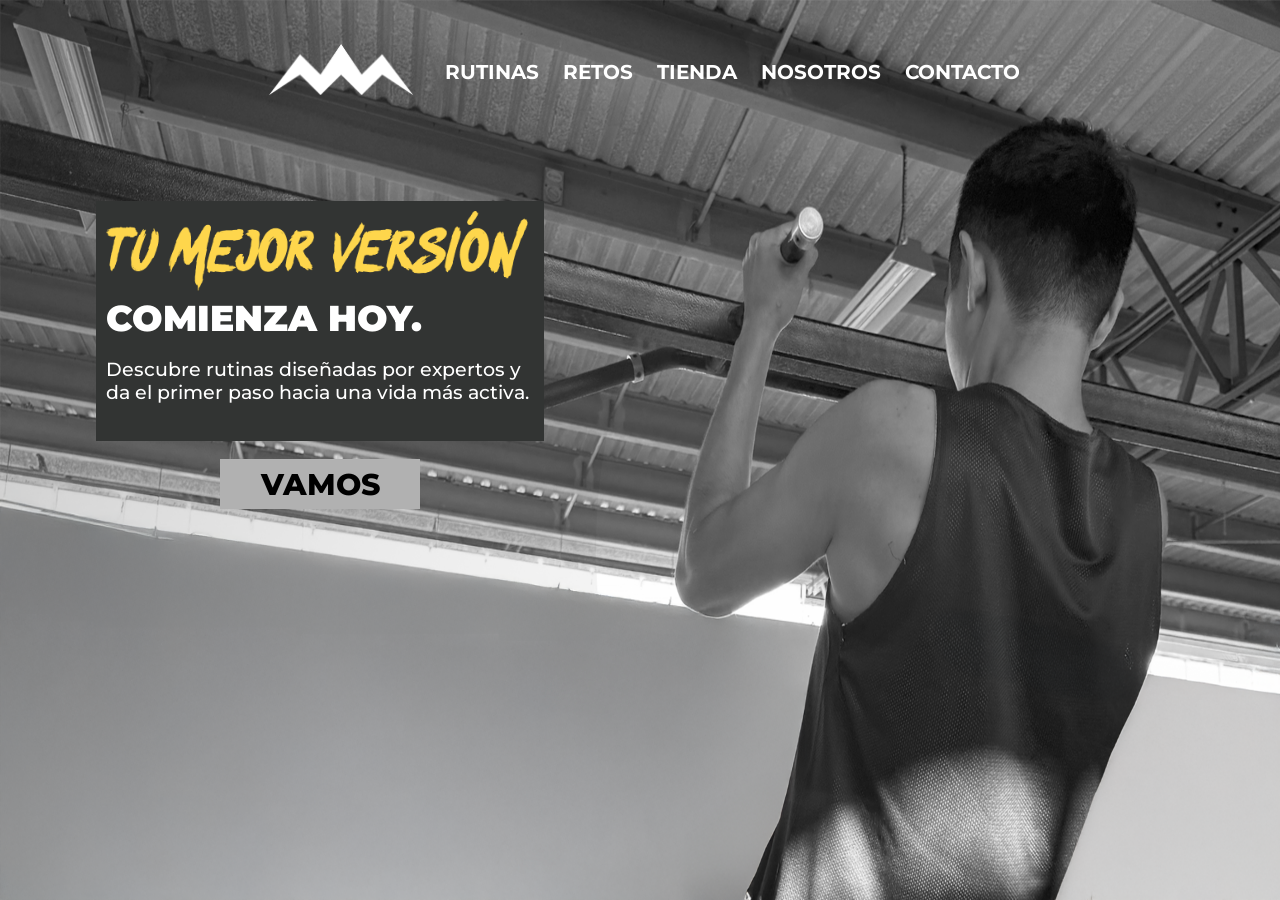
<file: index.html>
<!DOCTYPE html>
<html lang="en">
<head>
    <meta charset="UTF-8">
    <meta name="viewport" content="width=device-width, initial-scale=1.0">
    <title>ATLANMOTION</title>
    <link rel="stylesheet" href="estilo.css">
    <link rel="preconnect" href="https://fonts.googleapis.com">
    <link rel="preconnect" href="https://fonts.gstatic.com" crossorigin>
  <link href="https://fonts.googleapis.com/css2?family=Montserrat:ital,wght@0,100..900;1,100..900&display=swap" rel="stylesheet">


</head>
<body class="inicio">
    <header class="header">
        <nav class="navbar">
          <ul class="ul_links">
            <li class="pedim"><a class="aa" href="index.html"><img class="logo_b" src="imagenes/Logo AM Blanco.png" alt=""></a></li>
            <li class="ped"><a class="aa" href="rutinas.html">RUTINAS</a></li>
            <li class="ped"><a class="aa" href="retos.html">RETOS</a></li>
            <li class="ped"><a class="aa" href="tienda.html">TIENDA</a></li>
            <li class="ped"><a class="aa" href="nosotros.html">NOSOTROS</a></li>
            <li class="ped"><a class="aa" href="contacto.html">CONTACTO</a></li>
          </ul>
      </nav>
      </header>

      <div class="cont">
        <div class="cont1_1">
          <div class="aaaa"><img class="im" src="imagenes/T tu mejor version.png" alt=""></div>
          <div><h222>COMIENZA HOY.</h222></div>
          <br>
          <h3>Descubre rutinas diseñadas por expertos y da el primer paso hacia una vida más activa.</h3>
        </div>
        <br>
        <a href="rutinas.html"><div class="btnVAMOS">
          <h5>VAMOS</h5>
        </div></a>
      </div>
      
</body>
</html>
</file>
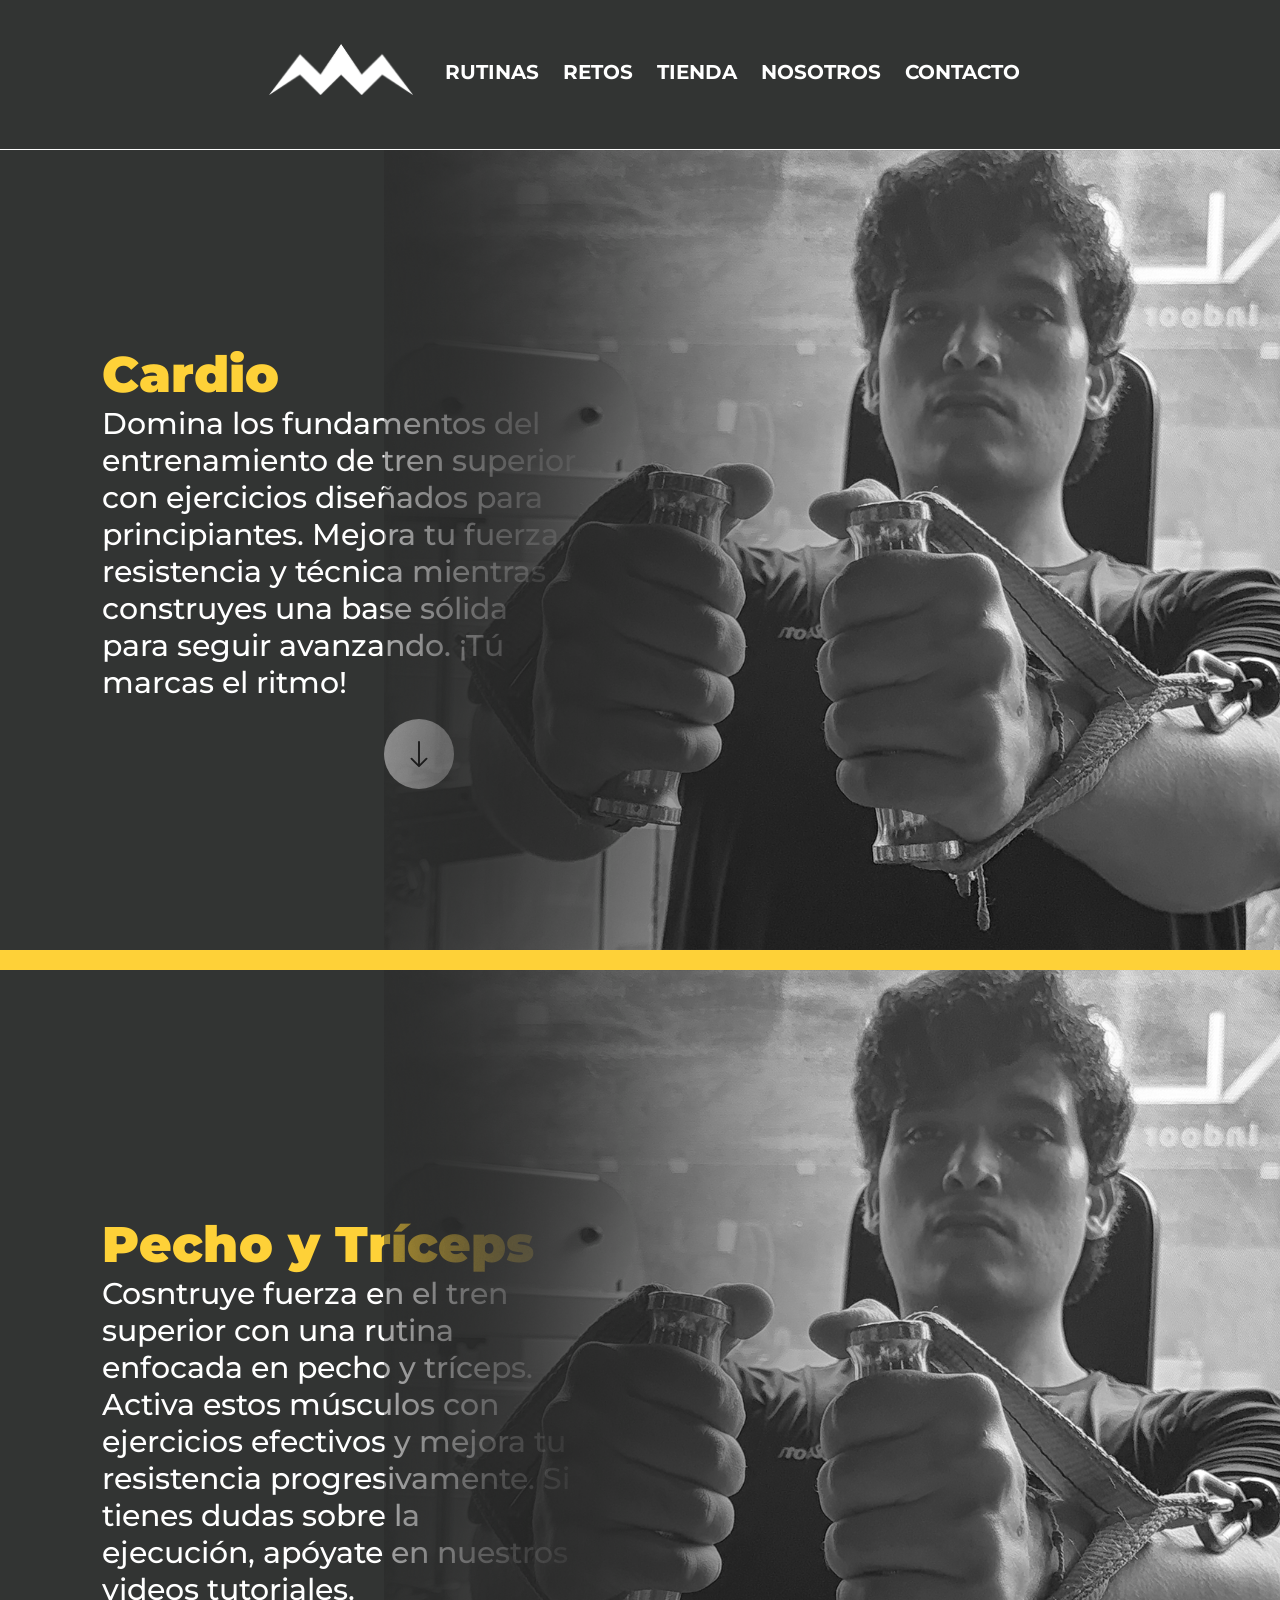
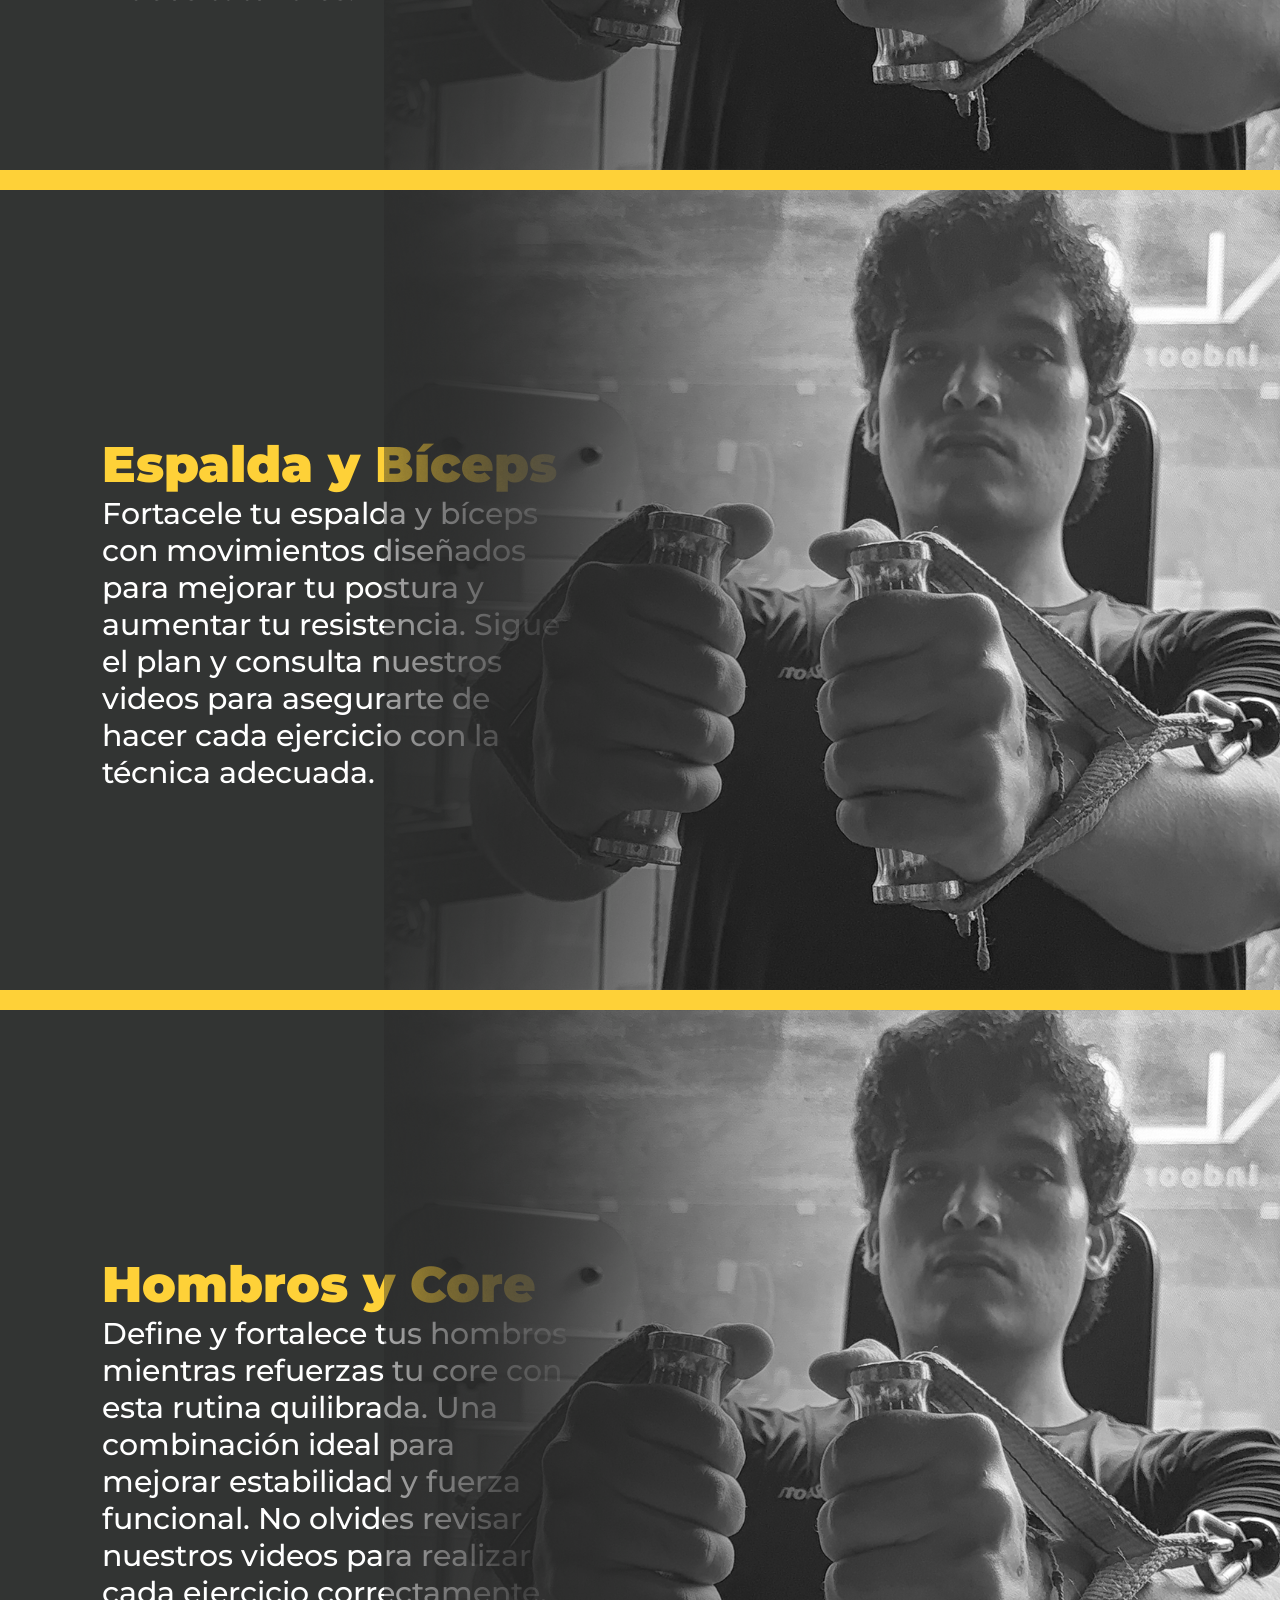
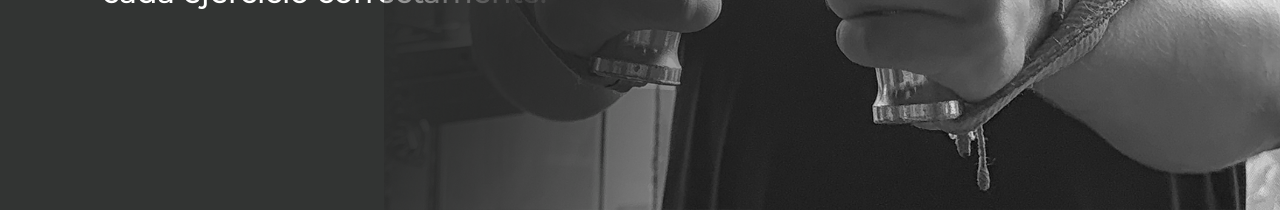
<file: cardio.html>
<!DOCTYPE html>
<html lang="en">
<head>
    <meta charset="UTF-8">
    <meta name="viewport" content="width=device-width, initial-scale=1.0">
    <title>ATLANMOTION</title>
    <link rel="stylesheet" href="estilo.css">
    <link rel="preconnect" href="https://fonts.googleapis.com">
    <link rel="preconnect" href="https://fonts.gstatic.com" crossorigin>
  <link href="https://fonts.googleapis.com/css2?family=Montserrat:ital,wght@0,100..900;1,100..900&display=swap" rel="stylesheet">


</head>
<body style="background-color: #323433;">
    <header class="header">
      <nav class="navbar2">
        <ul class="ul_links">
          <li class="pedim"><a class="aa" href="index.html"><img class="logo_b" src="imagenes/Logo AM Blanco.png" alt="logo"></a></li>
          <li class="ped"><a class="aa" href="rutinas.html">RUTINAS</a></li>
          <li class="ped"><a class="aa" href="retos.html">RETOS</a></li>
          <li class="ped"><a class="aa" href="tienda.html">TIENDA</a></li>
          <li class="ped"><a class="aa" href="nosotros.html">NOSOTROS</a></li>
          <li class="ped"><a class="aa" href="contacto.html">CONTACTO</a></li>
        </ul>
    </nav>
      </header>
      
      <!--Sup-->
      <div class="cont55"><div style="margin-top:50px ;" class="cont5_1">
        
        <br><br><br><br><br><br><br><br>
        <div style="width: 400px;"><h7 style="width: 100%;">Cardio</h7></div>
        
        <h4>Domina los fundamentos del
            entrenamiento de tren superior con
            ejercicios diseñados para principiantes.
            Mejora tu fuerza, resistencia y técnica
            mientras construyes una base sólida para
            seguir avanzando. ¡Tú marcas el ritmo! 
        </h4>
        <br>
        <a href="#destiny" class="scroll"><div style="margin-left: 282px;" class="btnCirculo">
            <svg xmlns="http://www.w3.org/2000/svg" width="16" height="16" fill="currentColor" class="flecha" viewBox="0 0 16 16">
                <path fill-rule="evenodd" d="M8 1a.5.5 0 0 1 .5.5v11.793l3.146-3.147a.5.5 0 0 1 .708.708l-4 4a.5.5 0 0 1-.708 0l-4-4a.5.5 0 0 1 .708-.708L7.5 13.293V1.5A.5.5 0 0 1 8 1"/>
              </svg>
          </div></a>


    </div></div><div class="cont5">  
        <div class="cont5_2 ajust">
            <iframe class="fra2" src="https://www.youtube.com/embed/EMq1_-8jmoA?si=NoSXliDjpiP9yazX" title="YouTube video player" frameborder="0" allow="accelerometer; autoplay; clipboard-write; encrypted-media; gyroscope; picture-in-picture; web-share" referrerpolicy="strict-origin-when-cross-origin" allowfullscreen></iframe>
        </div>
      </div>

<hr>
    <!--Pecho-->
      
      <div id="destiny" class="cont55"><div style="margin-top:100px ;" class="cont5_1">
        
        <br><br><br><br><br><br><br><br>
        <h7>Pecho y Tríceps</h7>
        <h4>Cosntruye fuerza en el tren superior
            con una rutina enfocada en pecho y
        tríceps. Activa estos músculos con 
        ejercicios efectivos y mejora tu 
        resistencia progresivamente. Si tienes
        dudas sobre la ejecución, apóyate en 
        nuestros videos tutoriales.
     </h4>
     
        
    </div></div><div class="cont5">
        <div class="cont5_2 ajust">
            <iframe class="fra2" src="https://www.youtube.com/embed/O1-vpYhmZZU?si=ANENwL6uZ-wBUxy2" title="YouTube video player" frameborder="0" allow="accelerometer; autoplay; clipboard-write; encrypted-media; gyroscope; picture-in-picture; web-share" referrerpolicy="strict-origin-when-cross-origin" allowfullscreen></iframe>
             
        </div>
      </div>
<hr>
      <!--Espalda-->
      
      <div class="cont55"><div style="margin-top:100px ;" class="cont5_1">
        
        <br><br><br><br><br><br><br><br>
        <h7>Espalda y Bíceps</h7>
        <h4>Fortacele tu espalda y bíceps con
            movimientos diseñados para mejorar 
            tu postura y aumentar tu resistencia.
            Sigue el plan y consulta nuestros
            videos para asegurarte de hacer cada
            ejercicio con la técnica adecuada.
        </h4>
        
        
    </div></div><div class="cont5">
        <div class="cont5_2 ajust">
            <iframe class="fra2" src="https://www.youtube.com/embed/bU9wX8pwQhk?si=oQ4d5DfJJroyaaRc" title="YouTube video player" frameborder="0" allow="accelerometer; autoplay; clipboard-write; encrypted-media; gyroscope; picture-in-picture; web-share" referrerpolicy="strict-origin-when-cross-origin" allowfullscreen></iframe>
        </div>
      </div>
<hr>
      <!--Hombros-->
      
      <div class="cont55"><div style="margin-top:100px ;" class="cont5_1">
        
        <br><br><br><br><br><br><br><br>
        <h7>Hombros y Core</h7>
        <h4>Define y fortalece tus hombros
            mientras refuerzas tu core con esta 
            rutina quilibrada. Una combinación 
            ideal para mejorar estabilidad y 
            fuerza funcional. No olvides revisar 
            nuestros videos para realizar cada
            ejercicio correctamente.
        </h4>
        
        
    </div></div><div class="cont5">
        <div class="cont5_2 ajust">
            <iframe class="fra2" src="https://www.youtube.com/embed/4PenswHmNFs?si=P0MnMtXKmrxOJC8K" title="YouTube video player" frameborder="0" allow="accelerometer; autoplay; clipboard-write; encrypted-media; gyroscope; picture-in-picture; web-share" referrerpolicy="strict-origin-when-cross-origin" allowfullscreen></iframe>
        </div>
      </div>
        
      <script>
        document.querySelectorAll('a.scroll').forEach(link => {
          link.addEventListener('click', function(e) {
            e.preventDefault();
            
            const target = document.querySelector(this.getAttribute('href'));
            const startY = window.scrollY;
            const targetY = target.getBoundingClientRect().top + startY;
            const distance = targetY - startY;
            const duration = 500;
            let startTime = null;
        
            function scrollStep(currentTime) {
              if (!startTime) startTime = currentTime;
              const timeElapsed = currentTime - startTime;
              const progress = Math.min(timeElapsed / duration, 1);
        
              const ease = progress < 0.5 
                ? 4 * progress * progress * progress 
                : 1 - Math.pow(-2 * progress + 2, 3) / 2;
        
              window.scrollTo(0, startY + (distance * ease));
        
              if (timeElapsed < duration) {
                requestAnimationFrame(scrollStep);
              }
            }
        
            requestAnimationFrame(scrollStep);
          });
        });
        </script>
     
</body>
</html>
</file>
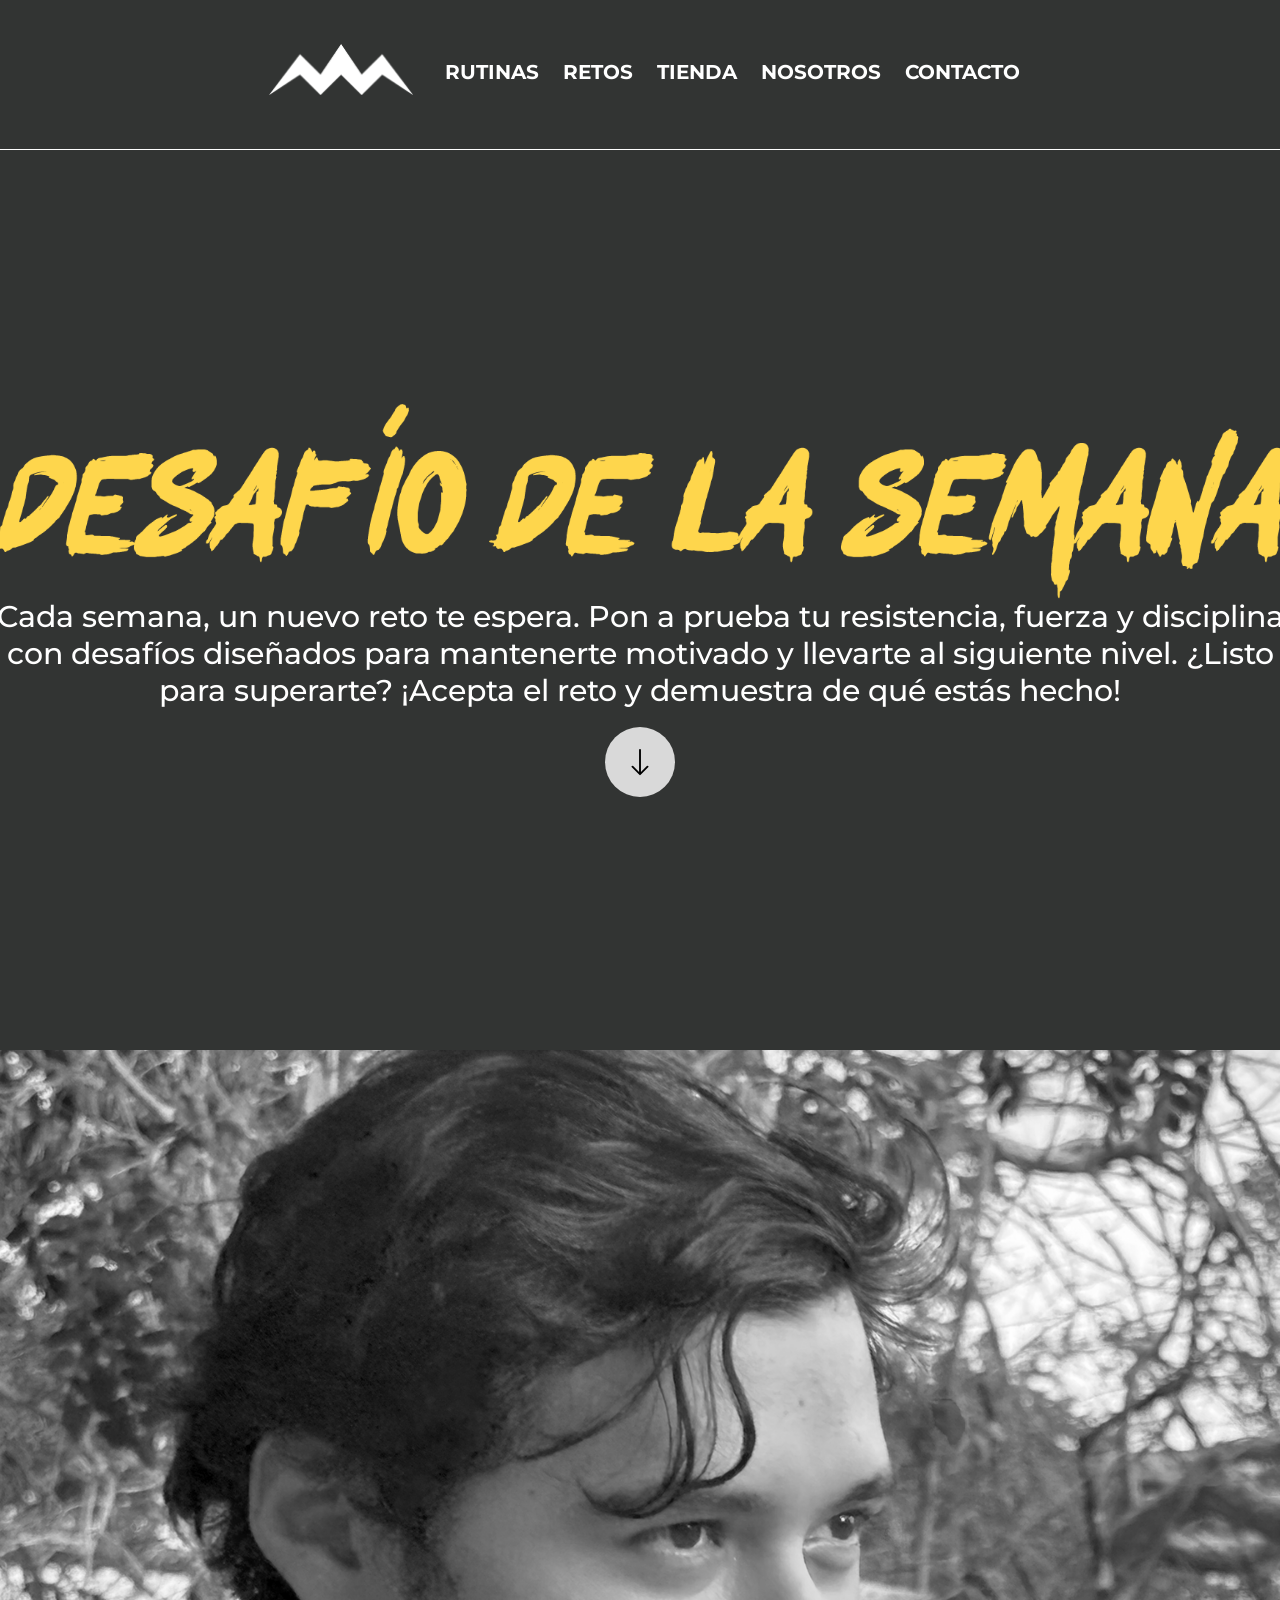
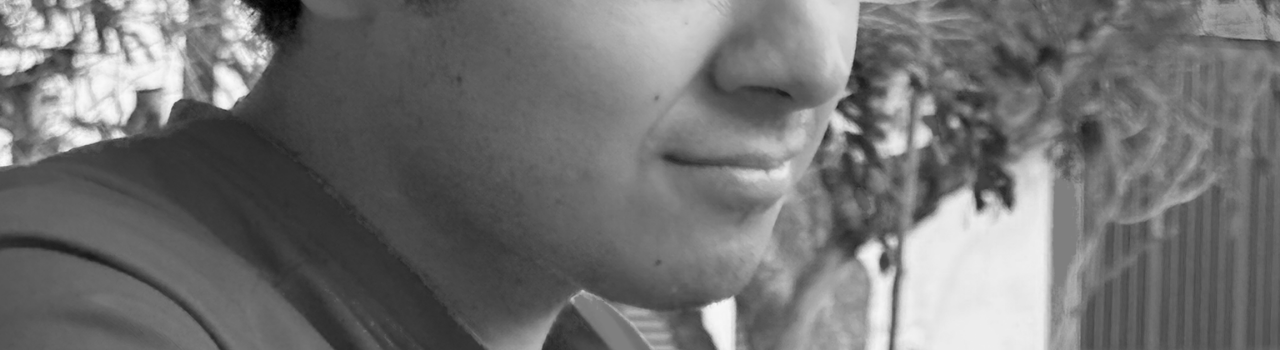
<file: desafiosemana.html>
<!DOCTYPE html>
<html lang="en">
<head>
    <meta charset="UTF-8">
    <meta name="viewport" content="width=device-width, initial-scale=1.0">
    <title>ATLANMOTION</title>
    <link rel="stylesheet" href="estilo.css">
    <link rel="preconnect" href="https://fonts.googleapis.com">
    <link rel="preconnect" href="https://fonts.gstatic.com" crossorigin>
  <link href="https://fonts.googleapis.com/css2?family=Montserrat:ital,wght@0,100..900;1,100..900&display=swap" rel="stylesheet">


</head>
<body>
  <header class="header">
    <nav class="navbar2">
      <ul class="ul_links">
        <li class="pedim"><a class="aa" href="index.html"><img class="logo_b" src="imagenes/Logo AM Blanco.png" alt="logo"></a></li>
        <li class="ped"><a class="aa" href="rutinas.html">RUTINAS</a></li>
        <li class="ped"><a class="aa" href="retos.html">RETOS</a></li>
        <li class="ped"><a class="aa" href="tienda.html">TIENDA</a></li>
        <li class="ped"><a class="aa" href="nosotros.html">NOSOTROS</a></li>
        <li class="ped"><a class="aa" href="contacto.html">CONTACTO</a></li>
      </ul>
  </nav>
  </header>

  <div class="cont11">
    <div class="cont12">
        <div class="cont13"><img class="im55" src="imagenes/dessemana.png" alt="entre"></div>
        <br><br><br><br>
        <h4>Cada semana, un nuevo reto te espera. Pon a prueba tu resistencia, fuerza y 
            disciplina con desafíos diseñados para mantenerte motivado y llevarte al siguiente 
        nivel. ¿Listo para superarte? ¡Acepta el reto y demuestra de qué estás hecho! </h4>
      </div>
      <br>
      <a href="#desafio"><div class="btnCirculo">
        <svg xmlns="http://www.w3.org/2000/svg" width="16" height="16" fill="currentColor" class="flecha" viewBox="0 0 16 16">
            <path fill-rule="evenodd" d="M8 1a.5.5 0 0 1 .5.5v11.793l3.146-3.147a.5.5 0 0 1 .708.708l-4 4a.5.5 0 0 1-.708 0l-4-4a.5.5 0 0 1 .708-.708L7.5 13.293V1.5A.5.5 0 0 1 8 1"/>
          </svg>
      </div></a>

  </div>

  <div id="desafio" class="cont15">
    <iframe class="fra" src="https://www.youtube.com/embed/JdoGTFa7_GY?si=vSgUyV6nZosj5VeE" title="YouTube video player" frameborder="0" allow="accelerometer; autoplay; clipboard-write; encrypted-media; gyroscope; picture-in-picture; web-share" referrerpolicy="strict-origin-when-cross-origin" allowfullscreen></iframe>
  </div>

      
</body>
</html>
</file>
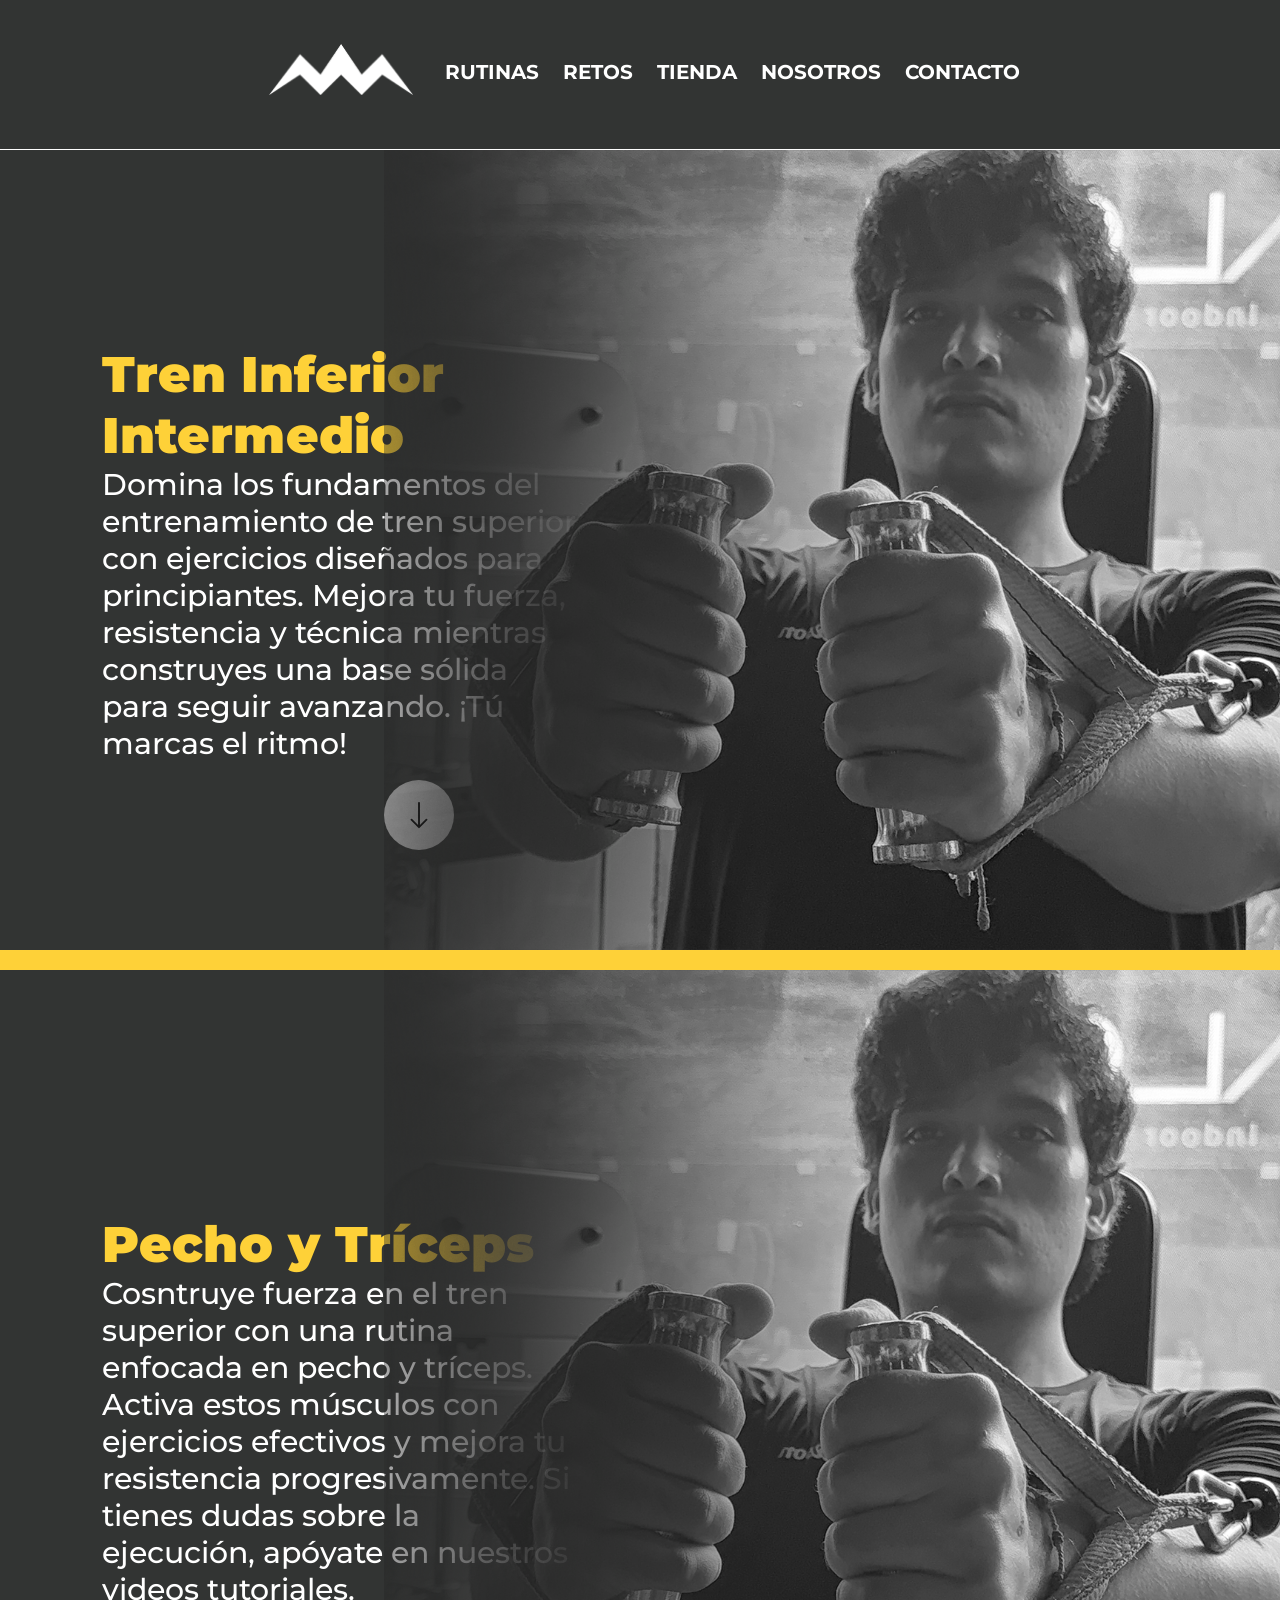
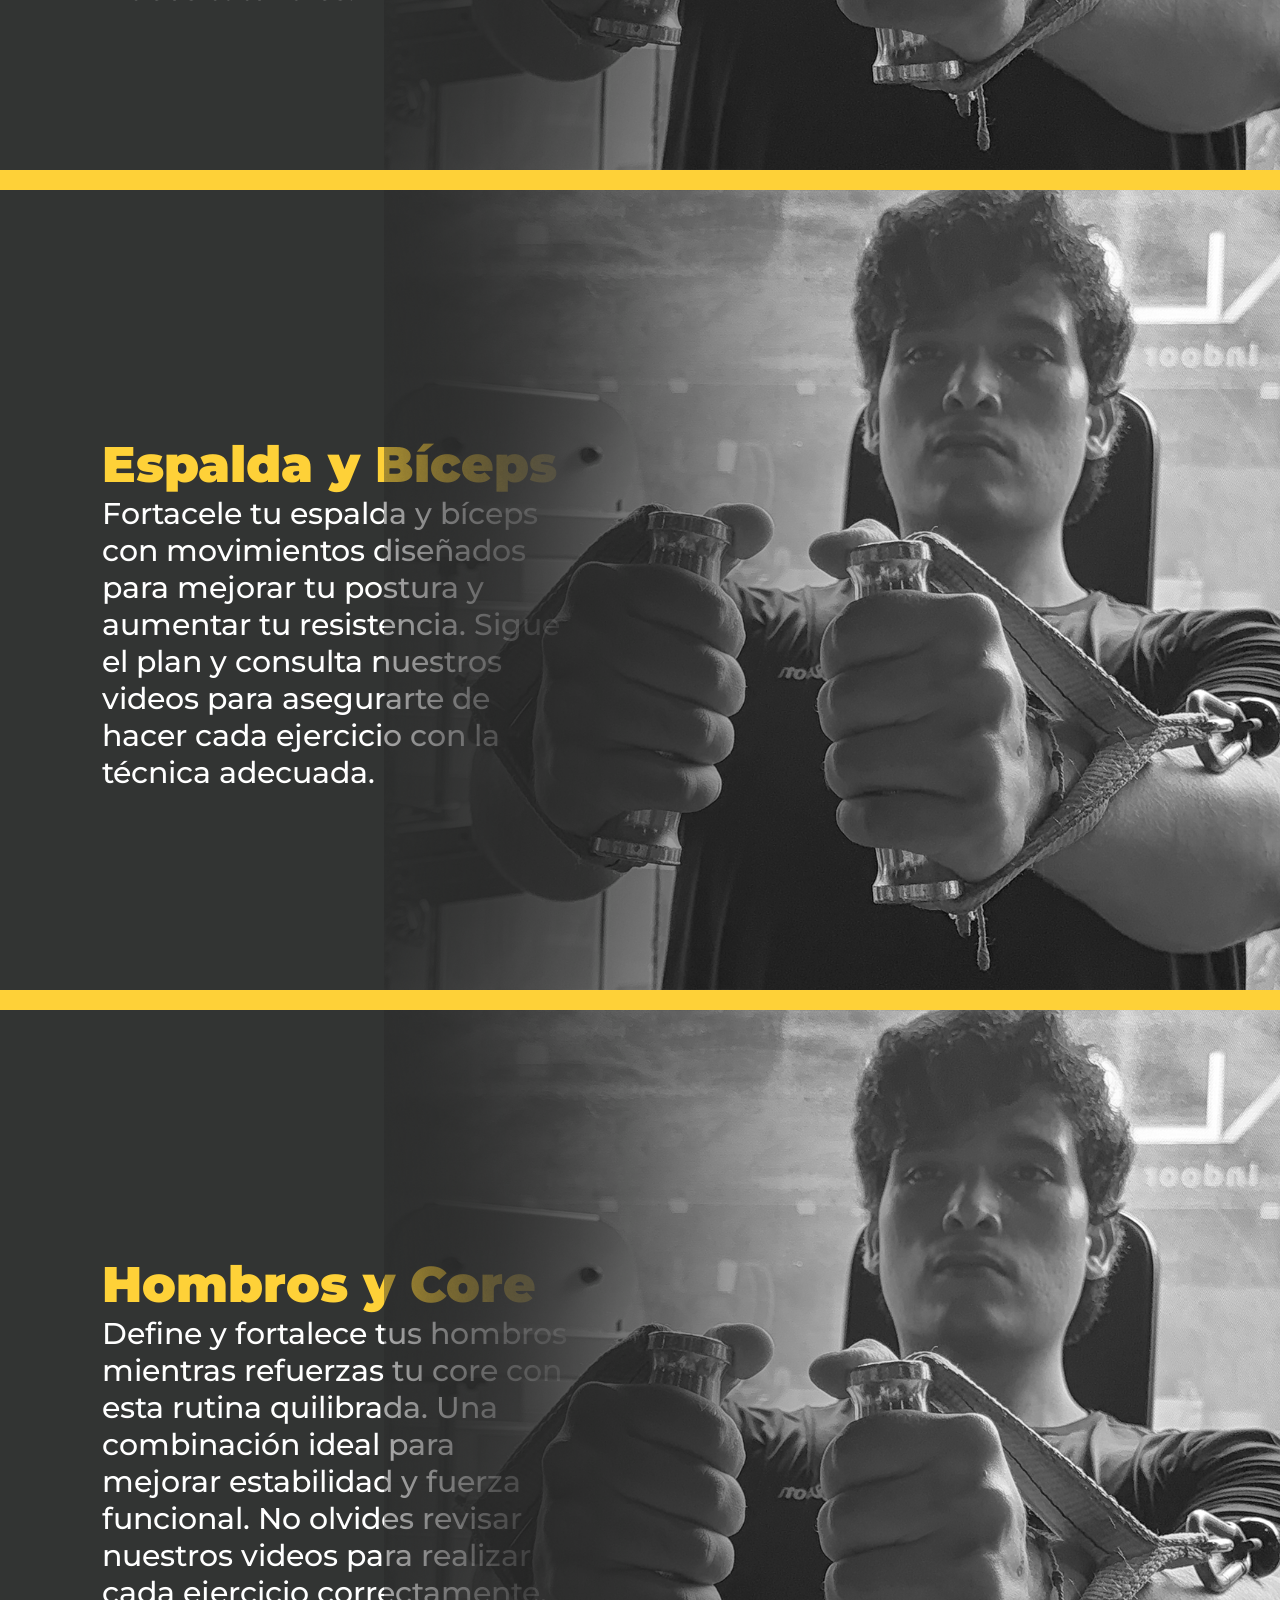
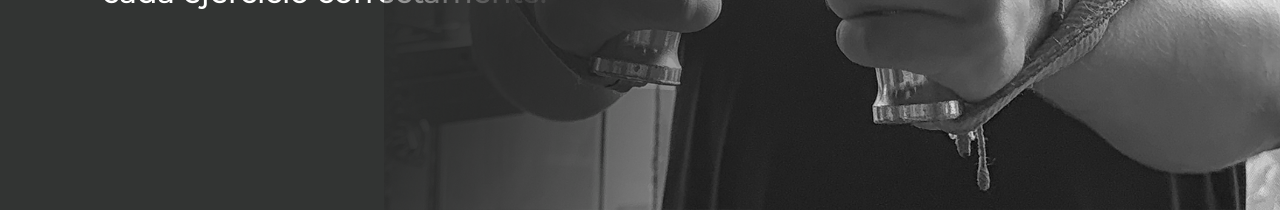
<file: inferior.html>
<!DOCTYPE html>
<html lang="en">
<head>
    <meta charset="UTF-8">
    <meta name="viewport" content="width=device-width, initial-scale=1.0">
    <title>ATLANMOTION</title>
    <link rel="stylesheet" href="estilo.css">
    <link rel="preconnect" href="https://fonts.googleapis.com">
    <link rel="preconnect" href="https://fonts.gstatic.com" crossorigin>
  <link href="https://fonts.googleapis.com/css2?family=Montserrat:ital,wght@0,100..900;1,100..900&display=swap" rel="stylesheet">


</head>
<body style="background-color: #323433;">
    <header class="header">
      <nav class="navbar2">
        <ul class="ul_links">
          <li class="pedim"><a class="aa" href="index.html"><img class="logo_b" src="imagenes/Logo AM Blanco.png" alt="logo"></a></li>
          <li class="ped"><a class="aa" href="rutinas.html">RUTINAS</a></li>
          <li class="ped"><a class="aa" href="retos.html">RETOS</a></li>
          <li class="ped"><a class="aa" href="tienda.html">TIENDA</a></li>
          <li class="ped"><a class="aa" href="nosotros.html">NOSOTROS</a></li>
          <li class="ped"><a class="aa" href="contacto.html">CONTACTO</a></li>
        </ul>
    </nav>
      </header>
      
      <!--Sup-->
      <div class="cont55"><div style="margin-top:50px ;" class="cont5_1">
        
        <br><br><br><br><br><br><br><br>
        <div style="width: 400px;"><h7 style="width: 100%;">Tren Inferior Intermedio</h7></div>
        
        <h4>Domina los fundamentos del
            entrenamiento de tren superior con
            ejercicios diseñados para principiantes.
            Mejora tu fuerza, resistencia y técnica
            mientras construyes una base sólida para
            seguir avanzando. ¡Tú marcas el ritmo! 
        </h4>
        <br>
        <a href="#destiny" class="scroll"><div style="margin-left: 282px;" class="btnCirculo">
            <svg xmlns="http://www.w3.org/2000/svg" width="16" height="16" fill="currentColor" class="flecha" viewBox="0 0 16 16">
                <path fill-rule="evenodd" d="M8 1a.5.5 0 0 1 .5.5v11.793l3.146-3.147a.5.5 0 0 1 .708.708l-4 4a.5.5 0 0 1-.708 0l-4-4a.5.5 0 0 1 .708-.708L7.5 13.293V1.5A.5.5 0 0 1 8 1"/>
              </svg>
          </div></a>


    </div></div><div class="cont5">  
        <div class="cont5_2 ajust">
            <iframe class="fra2" src="https://www.youtube.com/embed/EMq1_-8jmoA?si=NoSXliDjpiP9yazX" title="YouTube video player" frameborder="0" allow="accelerometer; autoplay; clipboard-write; encrypted-media; gyroscope; picture-in-picture; web-share" referrerpolicy="strict-origin-when-cross-origin" allowfullscreen></iframe>
        </div>
      </div>

<hr>
    <!--Pecho-->
      
      <div id="destiny" class="cont55"><div style="margin-top:100px ;" class="cont5_1">
        
        <br><br><br><br><br><br><br><br>
        <h7>Pecho y Tríceps</h7>
        <h4>Cosntruye fuerza en el tren superior
            con una rutina enfocada en pecho y
        tríceps. Activa estos músculos con 
        ejercicios efectivos y mejora tu 
        resistencia progresivamente. Si tienes
        dudas sobre la ejecución, apóyate en 
        nuestros videos tutoriales.
     </h4>
     
        
    </div></div><div class="cont5">
        <div class="cont5_2 ajust">
            <iframe class="fra2" src="https://www.youtube.com/embed/O1-vpYhmZZU?si=ANENwL6uZ-wBUxy2" title="YouTube video player" frameborder="0" allow="accelerometer; autoplay; clipboard-write; encrypted-media; gyroscope; picture-in-picture; web-share" referrerpolicy="strict-origin-when-cross-origin" allowfullscreen></iframe>
             
        </div>
      </div>
<hr>
      <!--Espalda-->
      
      <div class="cont55"><div style="margin-top:100px ;" class="cont5_1">
        
        <br><br><br><br><br><br><br><br>
        <h7>Espalda y Bíceps</h7>
        <h4>Fortacele tu espalda y bíceps con
            movimientos diseñados para mejorar 
            tu postura y aumentar tu resistencia.
            Sigue el plan y consulta nuestros
            videos para asegurarte de hacer cada
            ejercicio con la técnica adecuada.
        </h4>
        
        
    </div></div><div class="cont5">
        <div class="cont5_2 ajust">
            <iframe class="fra2" src="https://www.youtube.com/embed/bU9wX8pwQhk?si=oQ4d5DfJJroyaaRc" title="YouTube video player" frameborder="0" allow="accelerometer; autoplay; clipboard-write; encrypted-media; gyroscope; picture-in-picture; web-share" referrerpolicy="strict-origin-when-cross-origin" allowfullscreen></iframe>
        </div>
      </div>
<hr>
      <!--Hombros-->
      
      <div class="cont55"><div style="margin-top:100px ;" class="cont5_1">
        
        <br><br><br><br><br><br><br><br>
        <h7>Hombros y Core</h7>
        <h4>Define y fortalece tus hombros
            mientras refuerzas tu core con esta 
            rutina quilibrada. Una combinación 
            ideal para mejorar estabilidad y 
            fuerza funcional. No olvides revisar 
            nuestros videos para realizar cada
            ejercicio correctamente.
        </h4>
        
        
    </div></div><div class="cont5">
        <div class="cont5_2 ajust">
            <iframe class="fra2" src="https://www.youtube.com/embed/4PenswHmNFs?si=P0MnMtXKmrxOJC8K" title="YouTube video player" frameborder="0" allow="accelerometer; autoplay; clipboard-write; encrypted-media; gyroscope; picture-in-picture; web-share" referrerpolicy="strict-origin-when-cross-origin" allowfullscreen></iframe>
        </div>
      </div>

      <script>
        document.querySelectorAll('a.scroll').forEach(link => {
          link.addEventListener('click', function(e) {
            e.preventDefault();
            
            const target = document.querySelector(this.getAttribute('href'));
            const startY = window.scrollY;
            const targetY = target.getBoundingClientRect().top + startY;
            const distance = targetY - startY;
            const duration = 500;
            let startTime = null;
        
            function scrollStep(currentTime) {
              if (!startTime) startTime = currentTime;
              const timeElapsed = currentTime - startTime;
              const progress = Math.min(timeElapsed / duration, 1);
        
              const ease = progress < 0.5 
                ? 4 * progress * progress * progress 
                : 1 - Math.pow(-2 * progress + 2, 3) / 2;
        
              window.scrollTo(0, startY + (distance * ease));
        
              if (timeElapsed < duration) {
                requestAnimationFrame(scrollStep);
              }
            }
        
            requestAnimationFrame(scrollStep);
          });
        });
        </script>
        
     
</body>
</html>
</file>
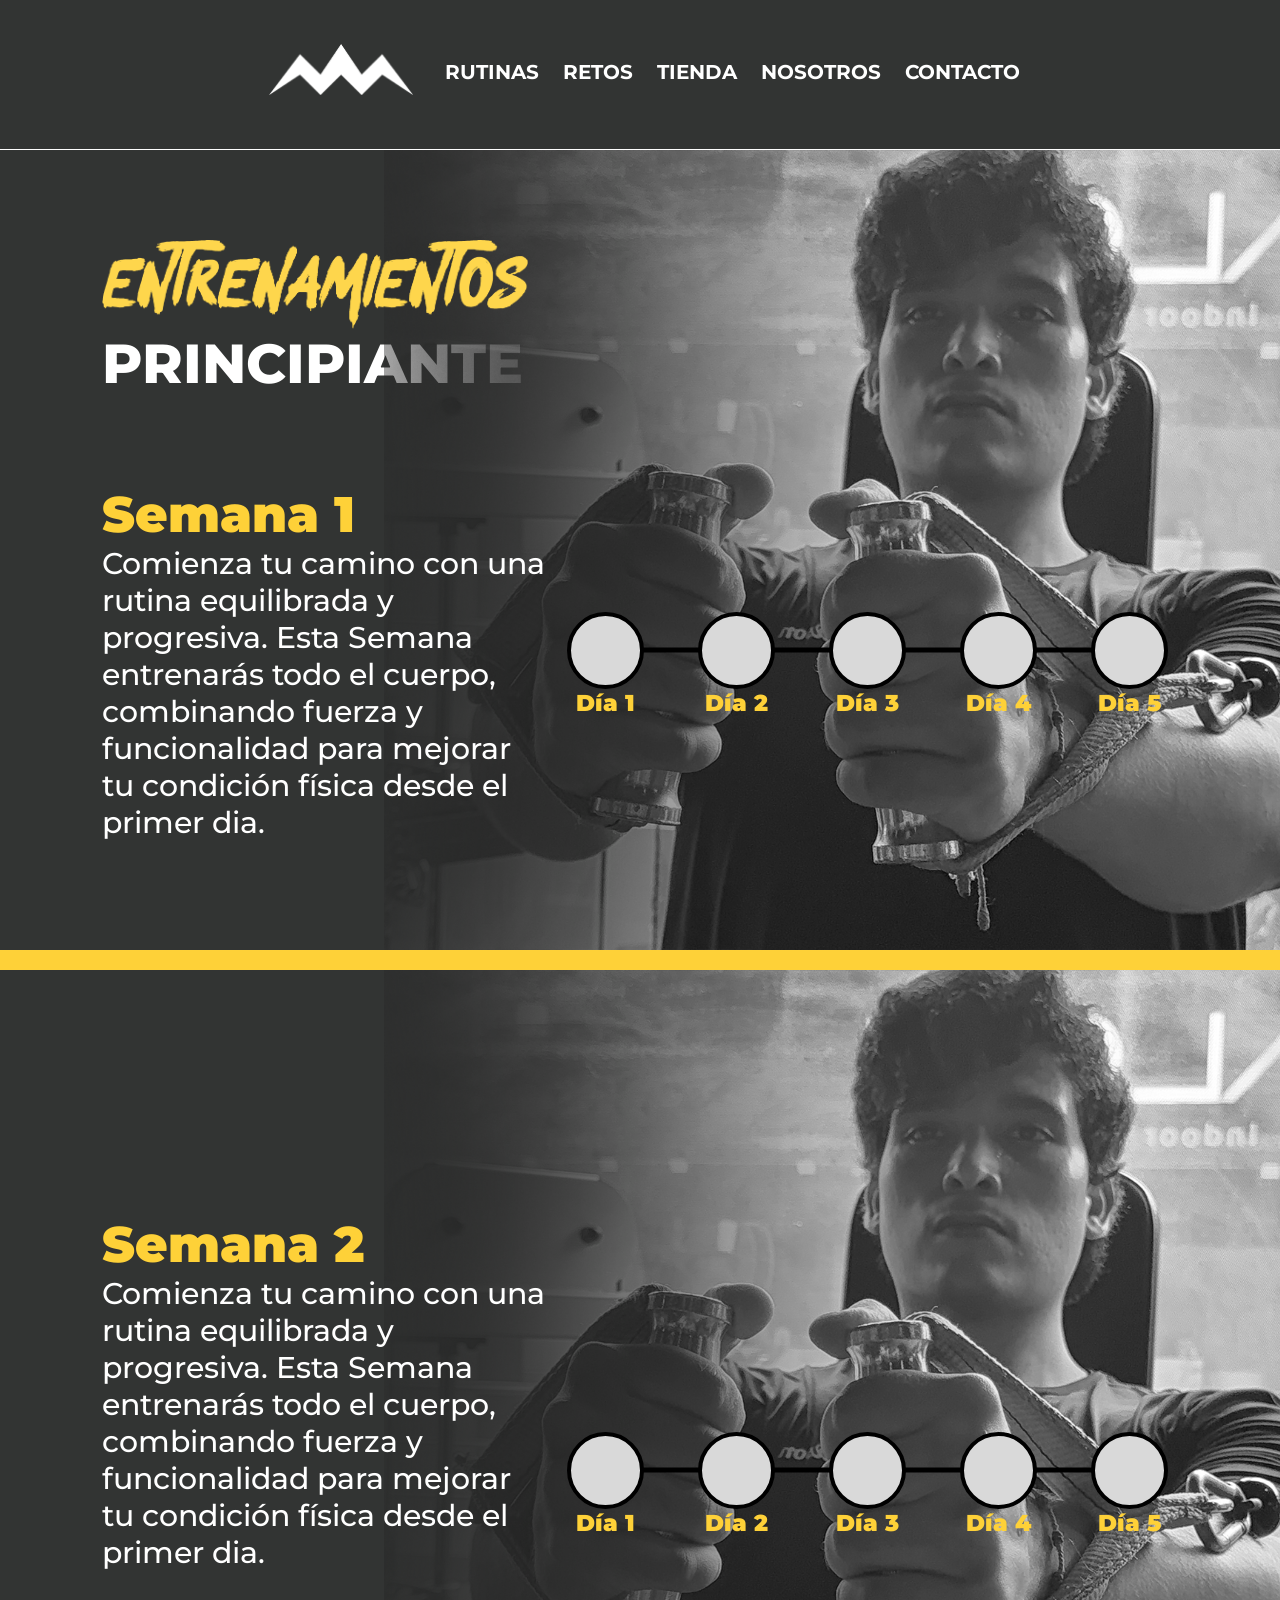
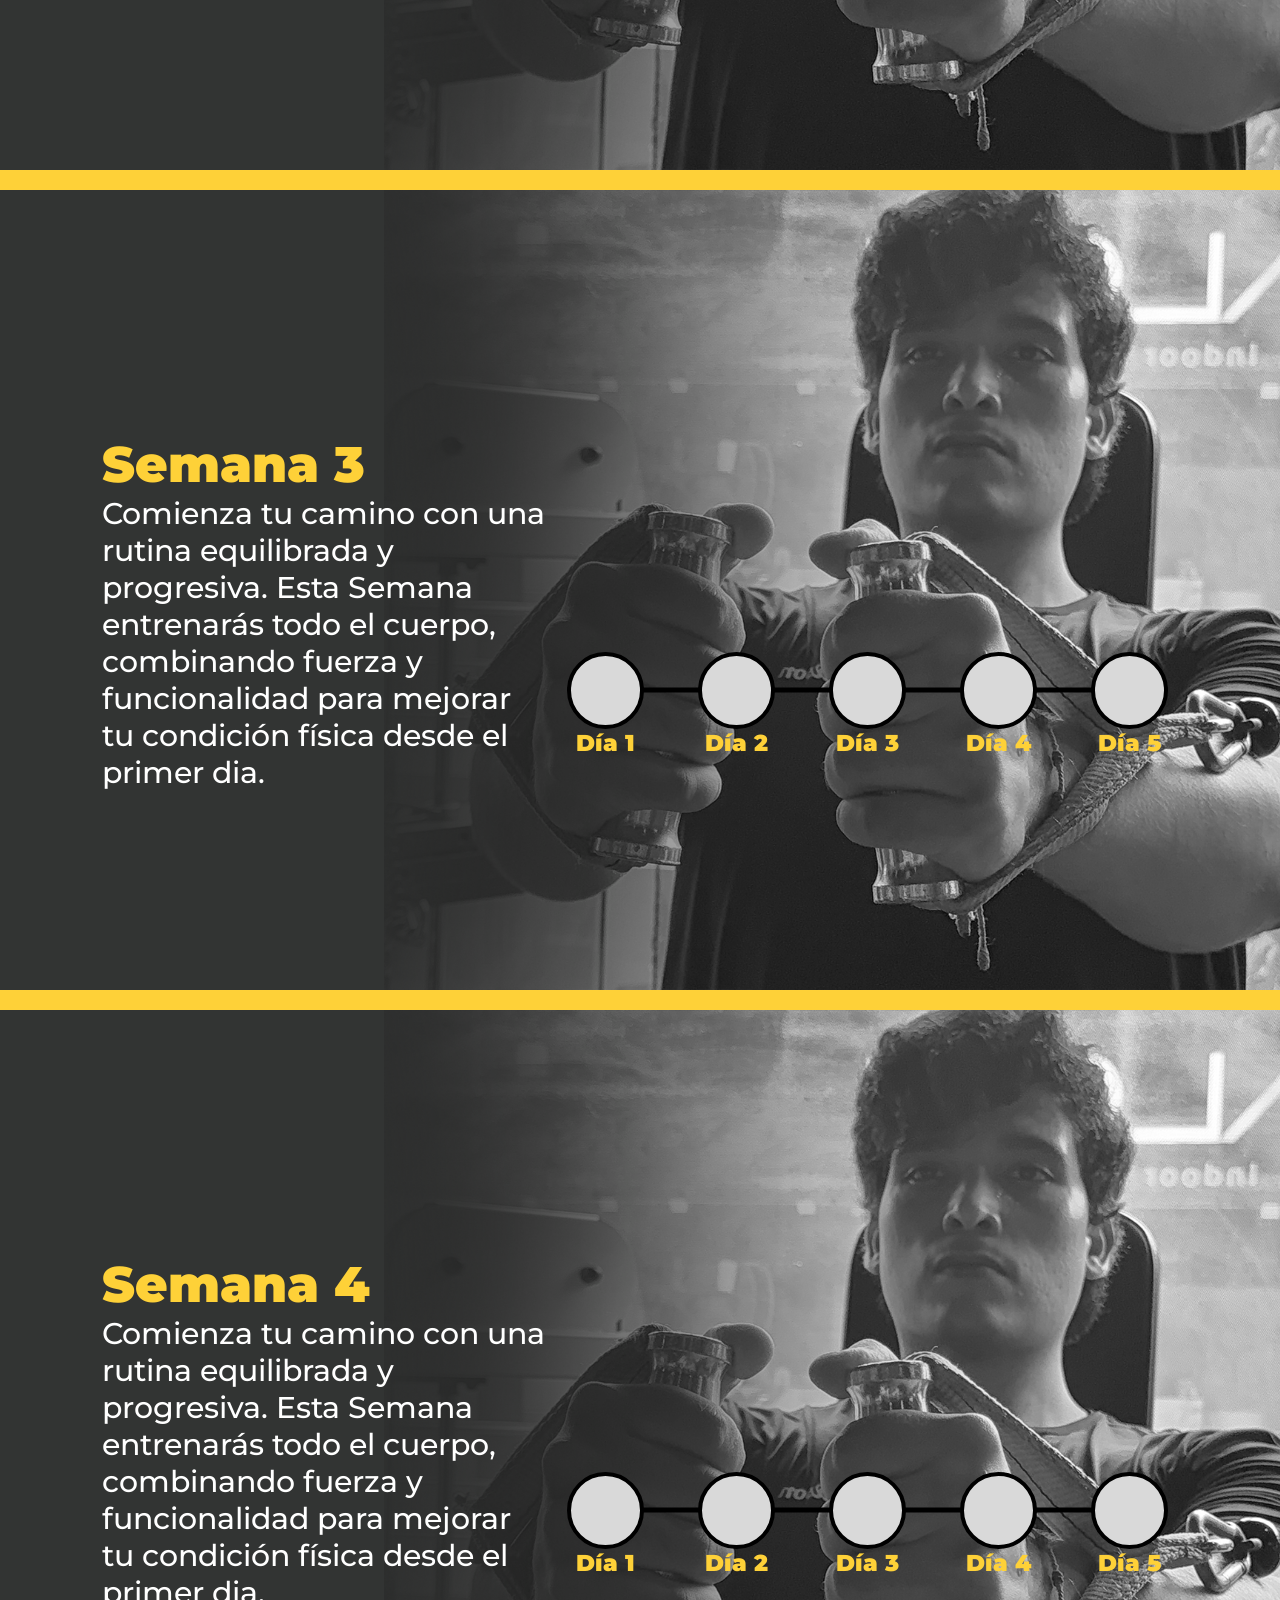
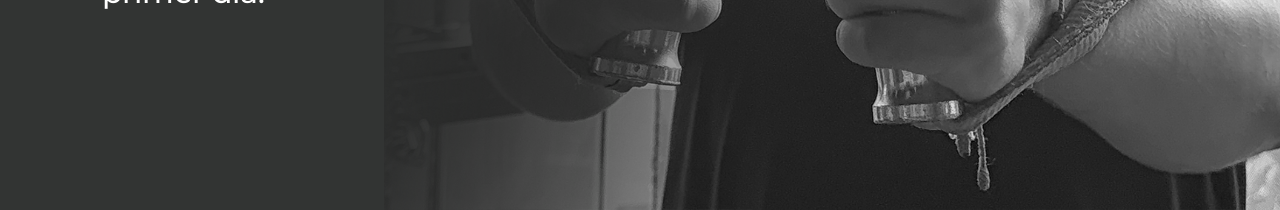
<file: principiantes.html>
<!DOCTYPE html>
<html lang="en">
<head>
    <meta charset="UTF-8">
    <meta name="viewport" content="width=device-width, initial-scale=1.0">
    <title>ATLANMOTION</title>
    <link rel="stylesheet" href="estilo.css">
    <link rel="preconnect" href="https://fonts.googleapis.com">
    <link rel="preconnect" href="https://fonts.gstatic.com" crossorigin>
  <link href="https://fonts.googleapis.com/css2?family=Montserrat:ital,wght@0,100..900;1,100..900&display=swap" rel="stylesheet">


</head>
<body style="background-color: #323433">
    <header class="header">
      <nav class="navbar2">
        <ul class="ul_links">
          <li class="pedim"><a class="aa" href="index.html"><img class="logo_b" src="imagenes/Logo AM Blanco.png" alt="logo"></a></li>
          <li class="ped"><a class="aa" href="rutinas.html">RUTINAS</a></li>
          <li class="ped"><a class="aa" href="retos.html">RETOS</a></li>
          <li class="ped"><a class="aa" href="tienda.html">TIENDA</a></li>
          <li class="ped"><a class="aa" href="nosotros.html">NOSOTROS</a></li>
          <li class="ped"><a class="aa" href="contacto.html">CONTACTO</a></li>
        </ul>
    </nav>
      </header>

      <!--Semana 1-->
      <div class="cont55"><div class="cont5_1">
        <br><br><br><br><br>
        <div class="cont5_1_1"><img class="im3" src="imagenes/entrenamientos.png" alt="entre"></div>
        <div class="cont5_1_1_1"><h6>PRINCIPIANTE</h6></div>
        <br><br><br><br>
        <h7>Semana 1</h7>
        <h4 class="h412">Comienza tu camino con una rutina 
            equilibrada y progresiva. Esta Semana
            entrenarás todo el cuerpo, 
            combinando fuerza y funcionalidad 
            para mejorar tu condición física
        desde el primer dia.</h4>
    </div></div><div class="cont5">  
        <div class="cont5_2">
            <div class="video-box video">
                <iframe id="videoFrame" 
                src=""
                allow="accelerometer; autoplay; clipboard-write; encrypted-media; gyroscope; picture-in-picture; web-share" 
                allowfullscreen></iframe>
            </div>
            <br><br><br><br>
            
            <div class="cont6"> 
              <div class="inline">
                <div class="columna"><div class="circulo" data-video="https://www.youtube.com/embed/38mFtzIAE_c"></div></div>
                <div class="columna2"><div class="Dia">Día 1</div></div>
              </div><div class="inline2"><div class="columna3"></div></div><div class="inline">
                <div class="columna"><div class="circulo" data-video="https://www.youtube.com/embed/bdz90srbneU"></div></div>
                <div class="columna2"><div class="Dia">Día 2</div></div>
              </div><div class="inline2"><div class="columna3"></div></div><div class="inline">
                <div class="columna"><div class="circulo" data-video="https://www.youtube.com/embed/kP6_nlTdPgI"></div></div>
                <div class="columna2"><div class="Dia">Día 3</div></div>
              </div><div class="inline2"><div class="columna3"></div></div><div class="inline">
                <div class="columna"><div class="circulo" data-video="https://www.youtube.com/embed/qroJpc5GgMo"></div></div>
                <div class="columna2"><div class="Dia">Día 4</div></div>
              </div><div class="inline2"><div class="columna3"></div></div><div class="inline">
                <div class="columna"><div class="circulo" data-video="https://www.youtube.com/embed/xQfqhGPwacU"></div></div>
                <div class="columna2"><div class="Dia">Día 5</div></div>
              </div>
          </div>
             
        </div>
      </div>


<hr>

    <!--Semana 2-->
      
      <div class="cont55"><div style="margin-top:100px ;" class="cont5_1">
        
        <br><br><br><br><br><br><br><br>
        <h7>Semana 2</h7>
        <h4 class="h412">Comienza tu camino con una rutina 
            equilibrada y progresiva. Esta Semana
            entrenarás todo el cuerpo, 
            combinando fuerza y funcionalidad 
            para mejorar tu condición física
        desde el primer dia.</h4>
        
    </div></div><div class="cont5">
        <div class="cont5_2">
            <div class="video-box video">
                <iframe id="videoFrame2" 
                src=""
                allow="accelerometer; autoplay; clipboard-write; encrypted-media; gyroscope; picture-in-picture; web-share" 
                allowfullscreen></iframe>
            </div>
            <br><br><br><br>
            <div class="cont6"> 
              <div class="inline">
                <div class="columna"><div class="circulo2" data-video="https://www.youtube.com/embed/38mFtzIAE_c"></div></div>
                <div class="columna2"><div class="Dia">Día 1</div></div>
              </div><div class="inline2"><div class="columna3"></div></div><div class="inline">
                <div class="columna"><div class="circulo2" data-video="https://www.youtube.com/embed/bdz90srbneU"></div></div>
                <div class="columna2"><div class="Dia">Día 2</div></div>
              </div><div class="inline2"><div class="columna3"></div></div><div class="inline">
                <div class="columna"><div class="circulo2" data-video="https://www.youtube.com/embed/kP6_nlTdPgI"></div></div>
                <div class="columna2"><div class="Dia">Día 3</div></div>
              </div><div class="inline2"><div class="columna3"></div></div><div class="inline">
                <div class="columna"><div class="circulo2" data-video="https://www.youtube.com/embed/qroJpc5GgMo"></div></div>
                <div class="columna2"><div class="Dia">Día 4</div></div>
              </div><div class="inline2"><div class="columna3"></div></div><div class="inline">
                <div class="columna"><div class="circulo2" data-video="https://www.youtube.com/embed/xQfqhGPwacU"></div></div>
                <div class="columna2"><div class="Dia">Día 5</div></div>
              </div>
          </div>
             
        </div>
      </div>

      <hr>
      <!--Semana 3-->
      
      <div class="cont55"><div style="margin-top:100px ;" class="cont5_1">
        
        <br><br><br><br><br><br><br><br>
        <h7>Semana 3</h7>
        <h4 class="h412">Comienza tu camino con una rutina 
            equilibrada y progresiva. Esta Semana
            entrenarás todo el cuerpo, 
            combinando fuerza y funcionalidad 
            para mejorar tu condición física
        desde el primer dia.</h4>
        
    </div></div><div class="cont5">
        <div class="cont5_2">
            <div class="video-box video">
                <iframe id="videoFrame3" 
                src=""
                allow="accelerometer; autoplay; clipboard-write; encrypted-media; gyroscope; picture-in-picture; web-share" 
                allowfullscreen></iframe>
            </div>
            <br><br><br><br>
            <div class="cont6"> 
              <div class="inline">
                <div class="columna"><div class="circulo3" data-video="https://www.youtube.com/embed/38mFtzIAE_c"></div></div>
                <div class="columna2"><div class="Dia">Día 1</div></div>
              </div><div class="inline2"><div class="columna3"></div></div><div class="inline">
                <div class="columna"><div class="circulo3" data-video="https://www.youtube.com/embed/bdz90srbneU"></div></div>
                <div class="columna2"><div class="Dia">Día 2</div></div>
              </div><div class="inline2"><div class="columna3"></div></div><div class="inline">
                <div class="columna"><div class="circulo3" data-video="https://www.youtube.com/embed/kP6_nlTdPgI"></div></div>
                <div class="columna2"><div class="Dia">Día 3</div></div>
              </div><div class="inline2"><div class="columna3"></div></div><div class="inline">
                <div class="columna"><div class="circulo3" data-video="https://www.youtube.com/embed/qroJpc5GgMo"></div></div>
                <div class="columna2"><div class="Dia">Día 4</div></div>
              </div><div class="inline2"><div class="columna3"></div></div><div class="inline">
                <div class="columna"><div class="circulo3" data-video="https://www.youtube.com/embed/xQfqhGPwacU"></div></div>
                <div class="columna2"><div class="Dia">Día 5</div></div>
              </div>
          </div>
             
        </div>
      </div>
<hr>
      <!--Semana 4-->
      
      <div class="cont55"><div style="margin-top:100px ;" class="cont5_1">
        
        <br><br><br><br><br><br><br><br>
        <h7>Semana 4</h7>
        <h4 class="h412">Comienza tu camino con una rutina 
            equilibrada y progresiva. Esta Semana
            entrenarás todo el cuerpo, 
            combinando fuerza y funcionalidad 
            para mejorar tu condición física
        desde el primer dia.</h4>
        
    </div></div><div class="cont5">
        <div class="cont5_2">
            <div class="video-box video">
                <iframe id="videoFrame4" 
                src=""
                allow="accelerometer; autoplay; clipboard-write; encrypted-media; gyroscope; picture-in-picture; web-share" 
                allowfullscreen></iframe>
            </div>
            <br><br><br><br>
            <div class="cont6"> 
              <div class="inline">
                <div class="columna"><div class="circulo4" data-video="https://www.youtube.com/embed/38mFtzIAE_c"></div></div>
                <div class="columna2"><div class="Dia">Día 1</div></div>
              </div><div class="inline2"><div class="columna3"></div></div><div class="inline">
                <div class="columna"><div class="circulo4" data-video="https://www.youtube.com/embed/bdz90srbneU"></div></div>
                <div class="columna2"><div class="Dia">Día 2</div></div>
              </div><div class="inline2"><div class="columna3"></div></div><div class="inline">
                <div class="columna"><div class="circulo4" data-video="https://www.youtube.com/embed/kP6_nlTdPgI"></div></div>
                <div class="columna2"><div class="Dia">Día 3</div></div>
              </div><div class="inline2"><div class="columna3"></div></div><div class="inline">
                <div class="columna"><div class="circulo4" data-video="https://www.youtube.com/embed/qroJpc5GgMo"></div></div>
                <div class="columna2"><div class="Dia">Día 4</div></div>
              </div><div class="inline2"><div class="columna3"></div></div><div class="inline">
                <div class="columna"><div class="circulo4" data-video="https://www.youtube.com/embed/xQfqhGPwacU"></div></div>
                <div class="columna2"><div class="Dia">Día 5</div></div>
              </div>
          </div>
             
        </div>
      </div>

      <script>
          const circulos = document.querySelectorAll('.circulo');
          const iframe = document.getElementById('videoFrame');

          const circulos2 = document.querySelectorAll('.circulo2');
          const iframe2 = document.getElementById('videoFrame2');

          const circulos3 = document.querySelectorAll('.circulo3');
          const iframe3 = document.getElementById('videoFrame3');

          const circulos4 = document.querySelectorAll('.circulo4');
          const iframe4 = document.getElementById('videoFrame4');

          circulos.forEach(circulo => {
      circulo.addEventListener('click', () => {
        
        circulos.forEach(c => c.classList.remove('activo'));

        
        circulo.classList.add('activado');

        
        const url = circulo.getAttribute('data-video');
        iframe.src = url;
      });
    });

    circulos2.forEach(circulo2 => {
      circulo2.addEventListener('click', () => {
        
        circulos2.forEach(c => c.classList.remove('activo'));

        
        circulo2.classList.add('activado');

        
        const url = circulo2.getAttribute('data-video');
        iframe2.src = url;
      });
    });

    circulos3.forEach(circulo3 => {
      circulo3.addEventListener('click', () => {
        
        circulos3.forEach(c => c.classList.remove('activo'));

       
        circulo3.classList.add('activado');

      
        const url = circulo3.getAttribute('data-video');
        iframe3.src = url;
      });
    });

    circulos4.forEach(circulo4 => {
      circulo4.addEventListener('click', () => {
        
        circulos4.forEach(c => c.classList.remove('activo'));

        
        circulo4.classList.add('activado');

        
        const url = circulo4.getAttribute('data-video');
        iframe4.src = url;
      });
    });
        </script>
        
     
</body>
</html>
</file>
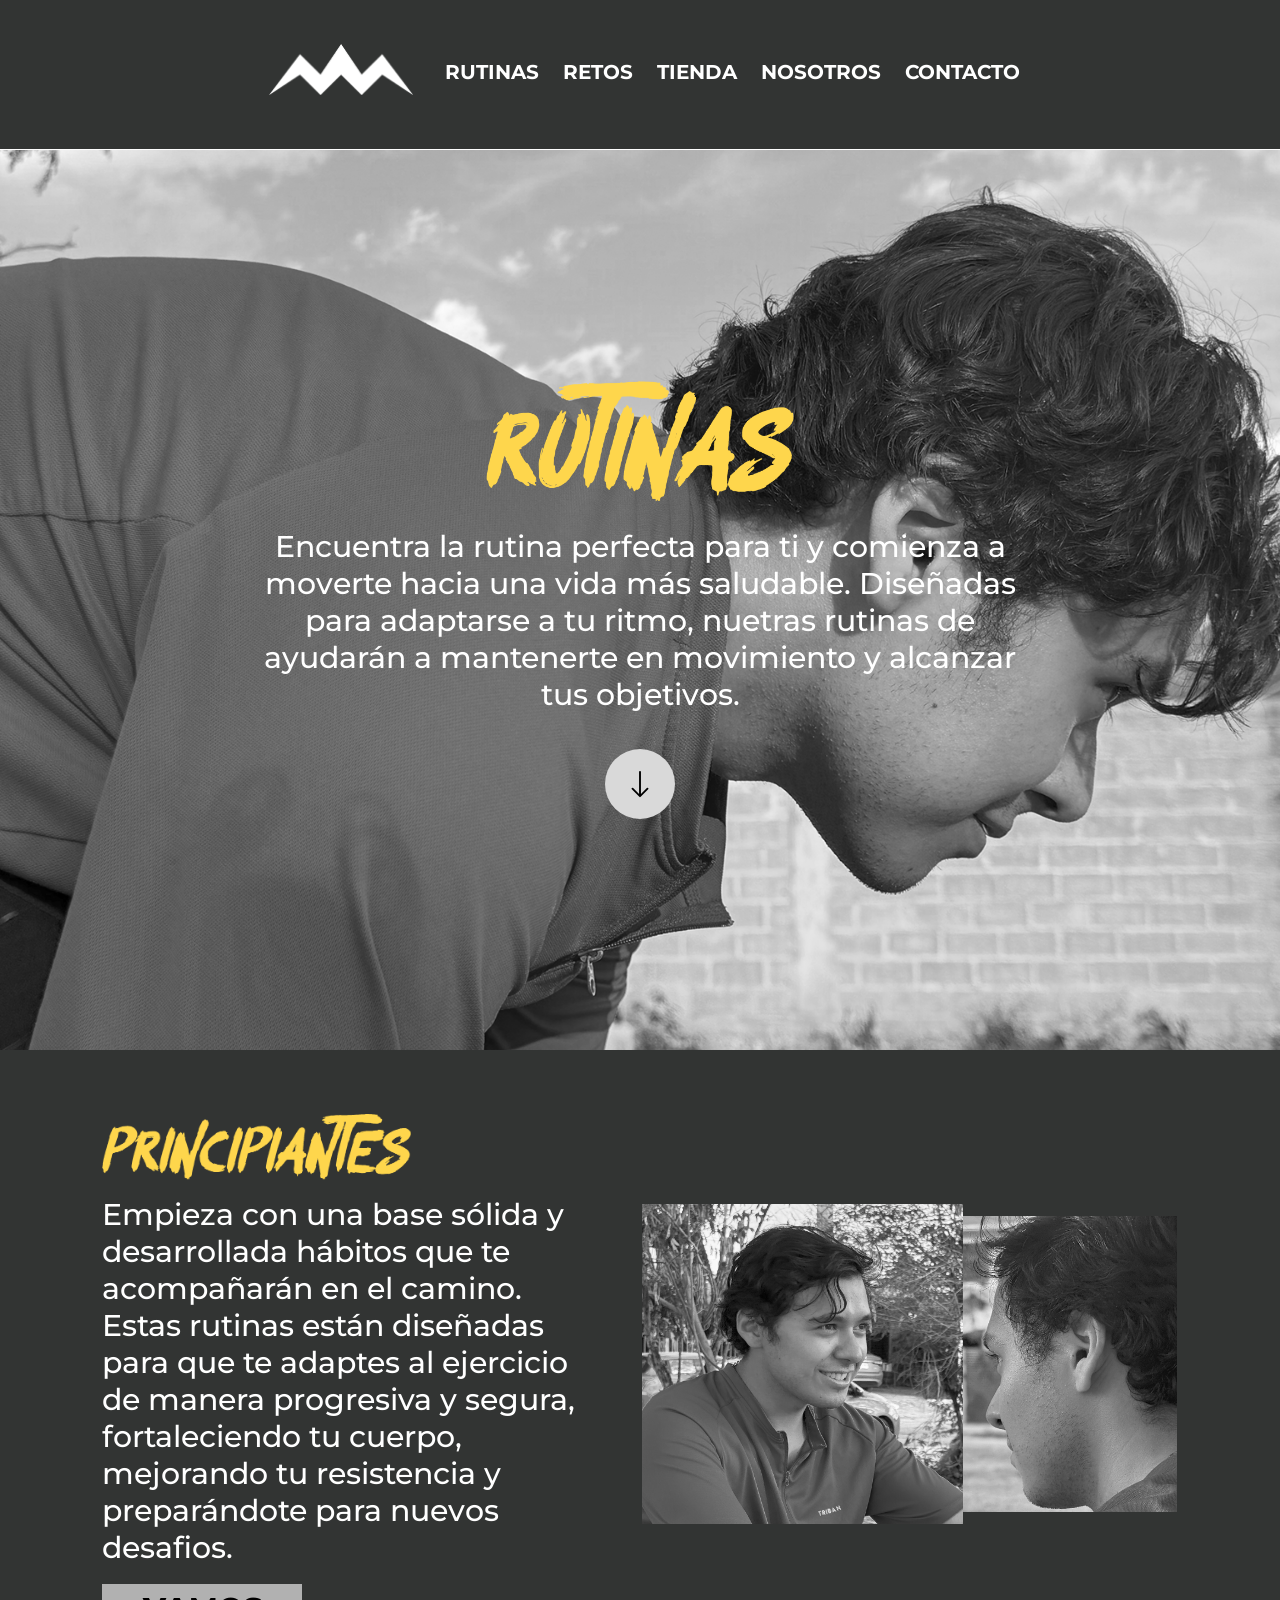
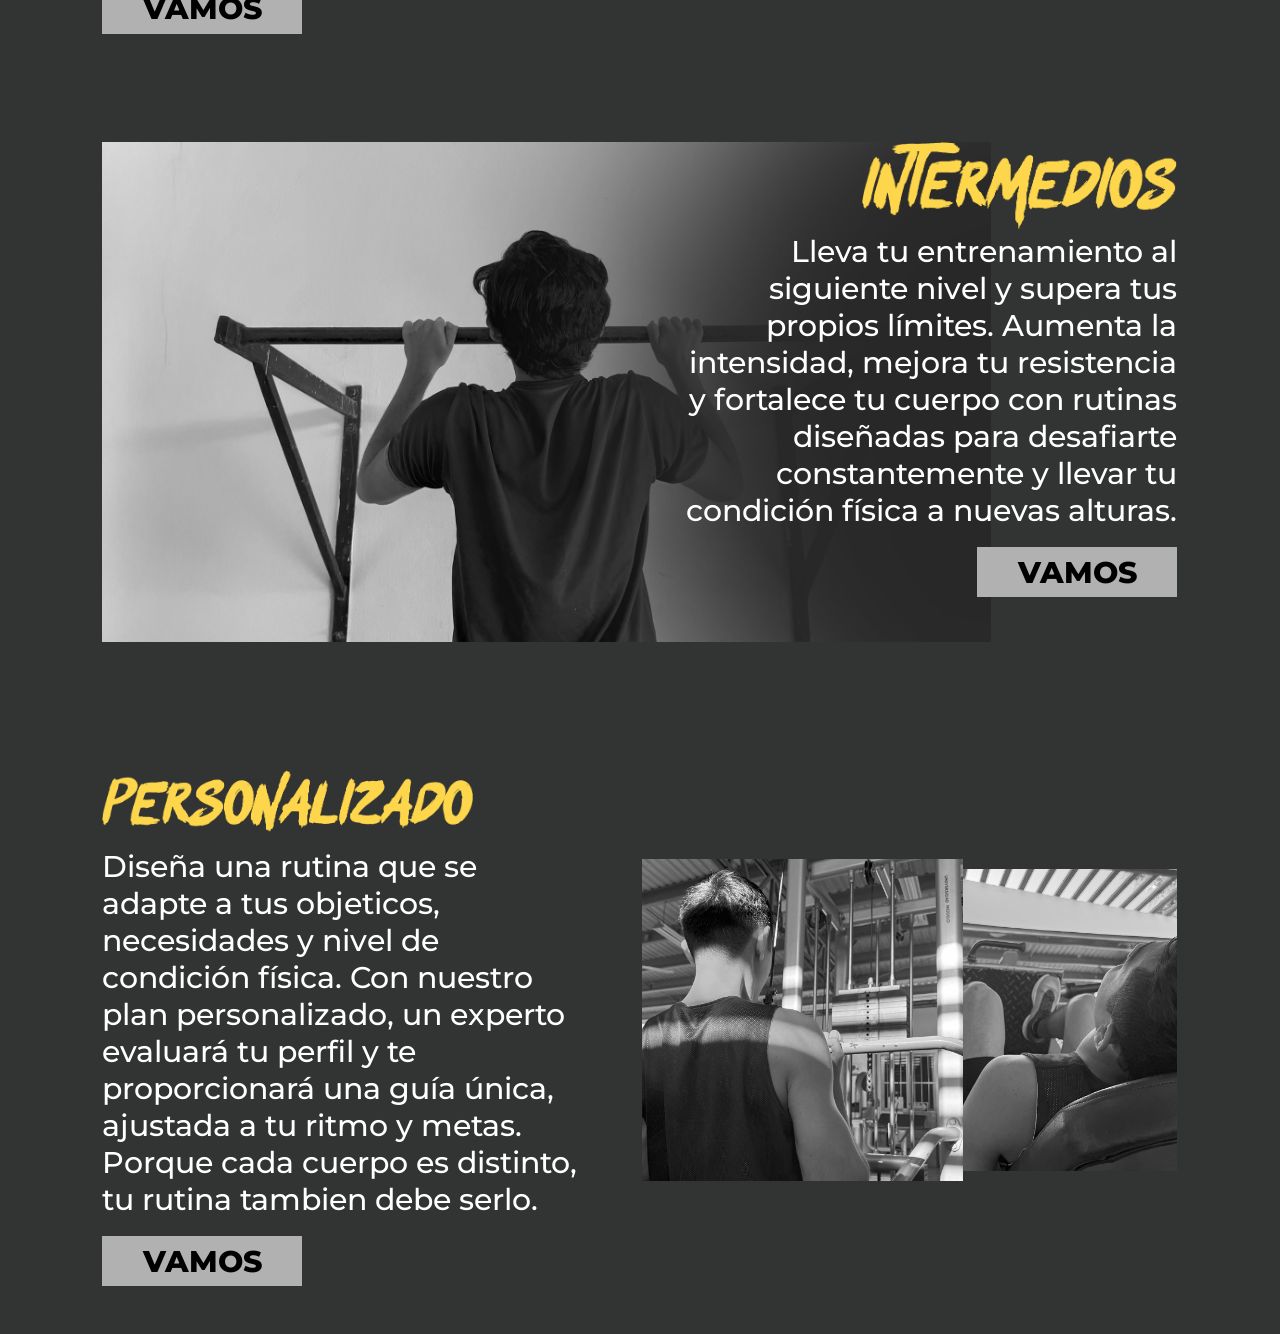
<file: rutinas.html>
<!DOCTYPE html>
<html lang="en">
<head>
    <meta charset="UTF-8">
    <meta name="viewport" content="width=device-width, initial-scale=1.0">
    <title>ATLANMOTION</title>
    <link rel="stylesheet" href="estilo.css">
    <link rel="preconnect" href="https://fonts.googleapis.com">
    <link rel="preconnect" href="https://fonts.gstatic.com" crossorigin>
  <link href="https://fonts.googleapis.com/css2?family=Montserrat:ital,wght@0,100..900;1,100..900&display=swap" rel="stylesheet">
  

</head>
<body>
  <header class="header">
    <nav class="navbar2">
      <ul>
        <li class="pedim"><a class="aa" href="index.html"><img class="logo_b" src="imagenes/Logo AM Blanco.png" alt="logo"></a></li>
        <li class="ped"><a class="aa" href="rutinas.html">RUTINAS</a></li>
        <li class="ped"><a class="aa" href="retos.html">RETOS</a></li>
        <li class="ped"><a class="aa" href="tienda.html">TIENDA</a></li>
        <li class="ped"><a class="aa" href="nosotros.html">NOSOTROS</a></li>
        <li class="ped"><a class="aa" href="contacto.html">CONTACTO</a></li>
      </ul>
  </nav>
  </header>

      <div class="cont2">
        <div class="cont3">
            <img class="imm" src="imagenes/rutinas.png" alt="rut">
            <h1 class="h41">Encuentra la rutina perfecta para ti y comienza a moverte
                hacia una vida más saludable. Diseñadas para 
                adaptarse a tu ritmo, nuetras rutinas de ayudarán a
            mantenerte en movimiento y alcanzar tus objetivos. </h1>
          </div>
          <br><br>
          <a href="#destino" class="scroll"><div class="btnCirculo">
            <svg xmlns="http://www.w3.org/2000/svg" width="16" height="16" fill="currentColor" class="flecha" viewBox="0 0 16 16">
                <path fill-rule="evenodd" d="M8 1a.5.5 0 0 1 .5.5v11.793l3.146-3.147a.5.5 0 0 1 .708.708l-4 4a.5.5 0 0 1-.708 0l-4-4a.5.5 0 0 1 .708-.708L7.5 13.293V1.5A.5.5 0 0 1 8 1"/>
              </svg>
          </div></a>
      </div>


      <div id="destino" class="cont4">
        <div class="cont4_1">
            <img class="imlog" src="imagenes/principiantes.png" alt="prin">
            <h4>Empieza con una base sólida y desarrollada
                hábitos que te acompañarán en el camino.
                Estas rutinas están diseñadas para que te 
                adaptes al ejercicio de manera progresiva
                y segura, fortaleciendo tu cuerpo,
                mejorando tu resistencia y preparándote 
                para nuevos desafios.
            </h4>
            <br>
            <a href="principiantes.html">
              <div class="btnVAMOS">
              <h5>VAMOS</h5>
            </div></a>
        </div>
        <div class="cont4_2">
          <div class="contim">
            <img class="im1" src="imagenes/a4.1.jpg" alt="imagen1"><img class="im2" src="imagenes/a5.1.jpg" alt="imagen2">
          </div>
        </div>
      </div>


      
      <div class="cont44">
        <div class="cont4_1_1">
            <img class="im1_1" src="imagenes/a6.png" alt="sombra">
        </div>
        <div class="cont4_2_2">
            <img class="imlog" src="imagenes/intermedios.png" alt="inter">
            <h4>Lleva tu entrenamiento al siguiente nivel y
                supera tus propios límites. Aumenta la
                intensidad, mejora tu resistencia y
                fortalece tu cuerpo con rutinas diseñadas
                para desafiarte constantemente y llevar tu
                condición física a nuevas alturas.
            </h4>
            <br>
            <div class="mlml">
              <a href="intermedios.html">
                <div class="btnVAMOS" style="margin-right: none;">
                <h5>VAMOS</h5>
              </div></a>
            </div>
            
            
        </div>
      </div>


      <div class="cont4">
        <div class="cont4_1">
            <img class="imlog2" src="imagenes/personalizado.png" alt="perso">
            <h4>Diseña una rutina que se adapte a tus 
                objeticos, necesidades y nivel de condición 
                física. Con nuestro plan personalizado, un 
                experto evaluará tu perfil y te 
                proporcionará una guía única, ajustada a 
                tu ritmo y metas. Porque cada cuerpo es 
                distinto, tu rutina tambien debe serlo.
            </h4>
            <br>
            <a href="contacto.html">
              <div class="btnVAMOS">
              <h5>VAMOS</h5>
            </div></a>
        </div>
        <div class="cont4_2">
          <div class="contim">
            <img class="im1" src="imagenes/p2.1.jpg" alt="imagen1"><img class="im2" src="imagenes/p1.1.jpg" alt="imagen2">
          </div>
          </div>
      </div>

      <script>
        document.querySelectorAll('a.scroll').forEach(link => {
          link.addEventListener('click', function(e) {
            e.preventDefault();
            
            const target = document.querySelector(this.getAttribute('href'));
            const startY = window.scrollY;
            const targetY = target.getBoundingClientRect().top + startY;
            const distance = targetY - startY;
            const duration = 500;
            let startTime = null;
        
            function scrollStep(currentTime) {
              if (!startTime) startTime = currentTime;
              const timeElapsed = currentTime - startTime;
              const progress = Math.min(timeElapsed / duration, 1);
        
              const ease = progress < 0.5 
                ? 4 * progress * progress * progress 
                : 1 - Math.pow(-2 * progress + 2, 3) / 2;
        
              window.scrollTo(0, startY + (distance * ease));
        
              if (timeElapsed < duration) {
                requestAnimationFrame(scrollStep);
              }
            }
        
            requestAnimationFrame(scrollStep);
          });
        });
        </script>
        
</body>
</html>
</file>
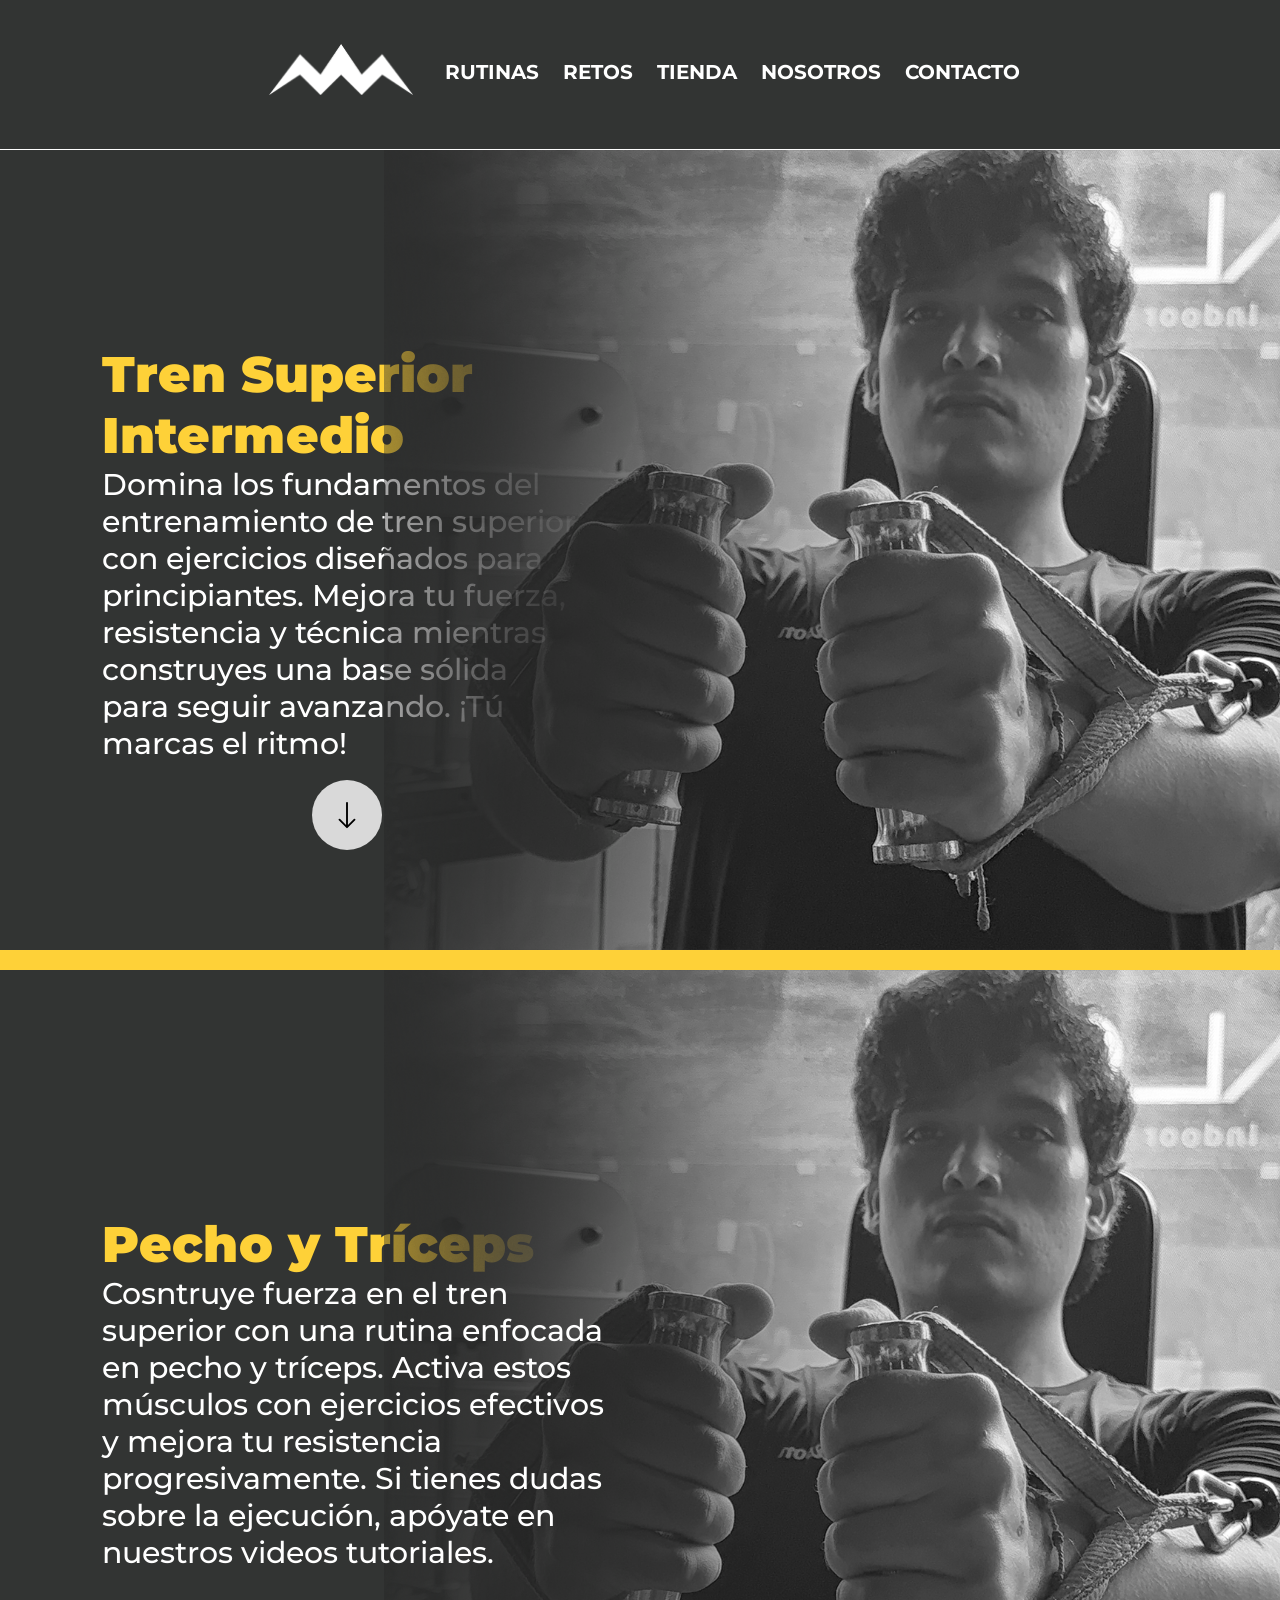
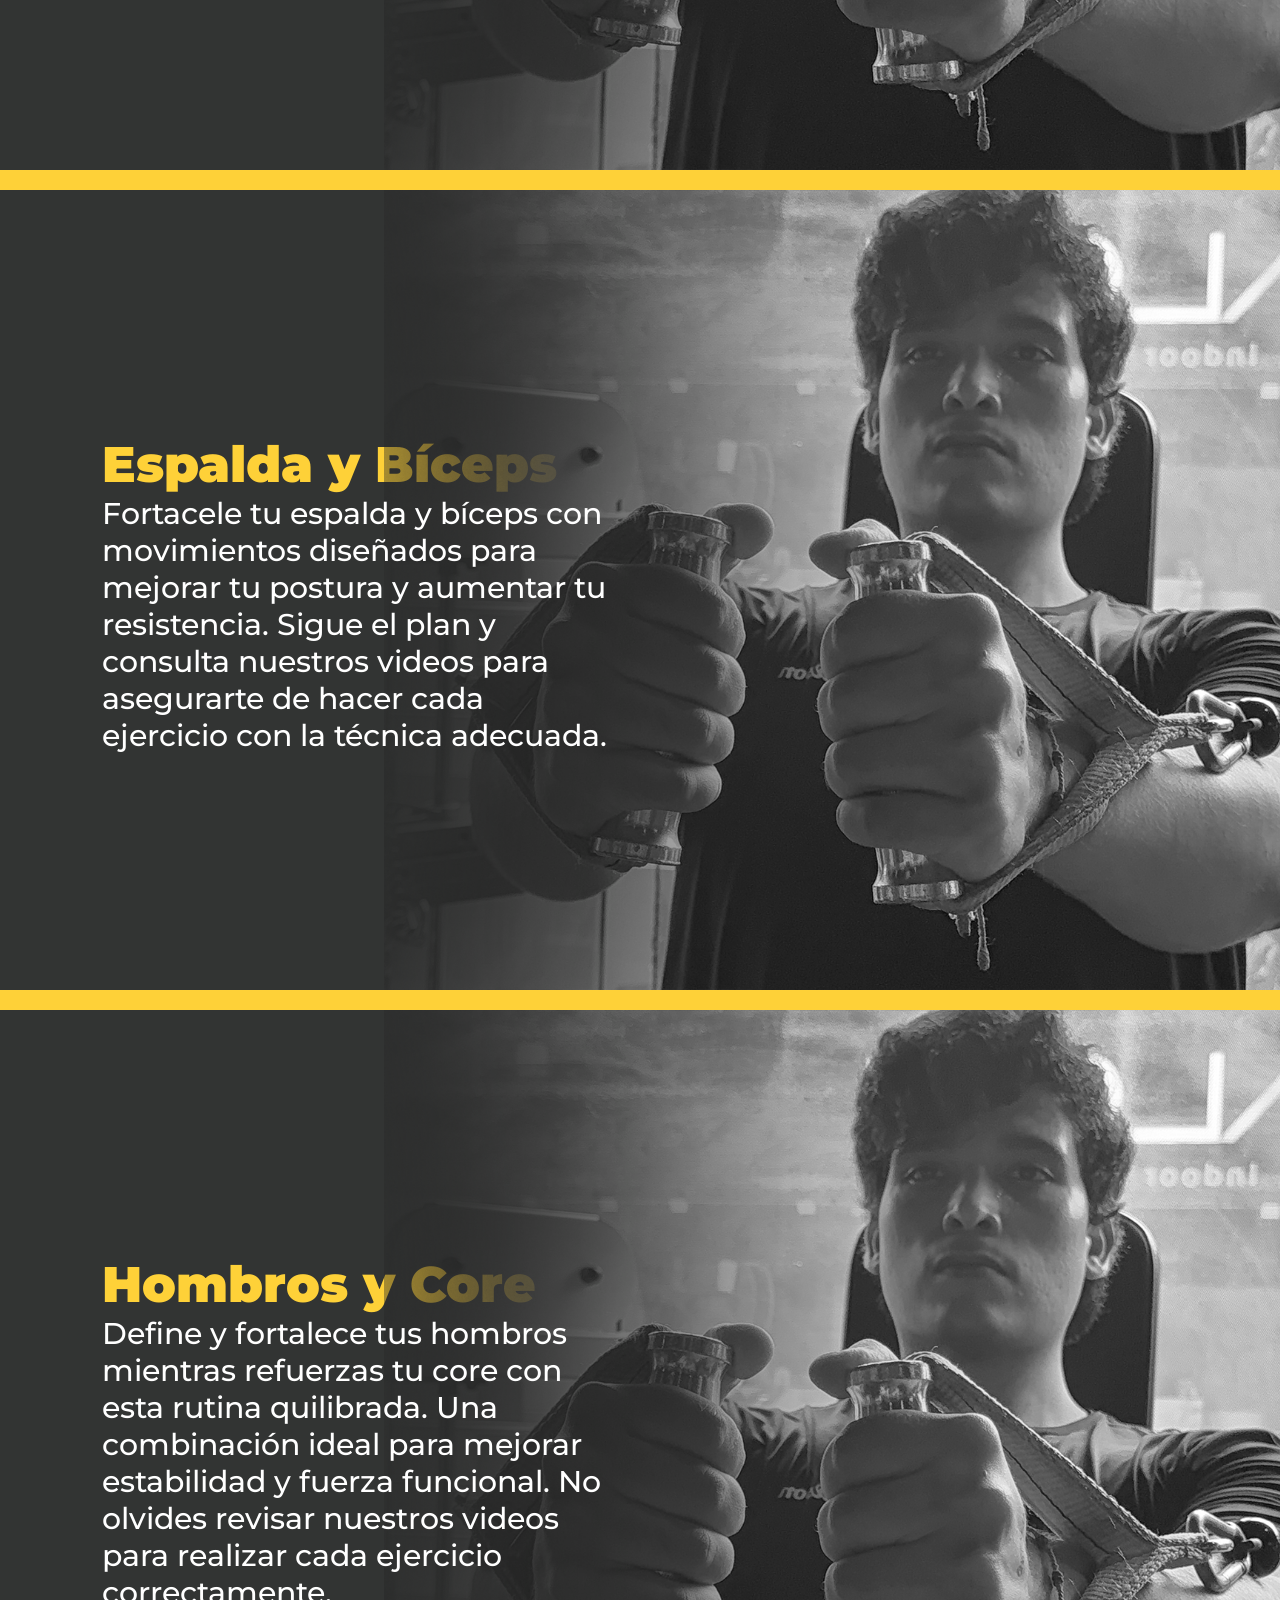
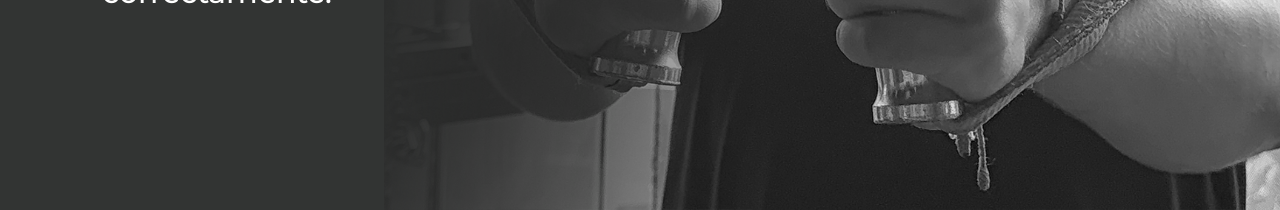
<file: superior.html>
<!DOCTYPE html>
<html lang="en">
<head>
    <meta charset="UTF-8">
    <meta name="viewport" content="width=device-width, initial-scale=1.0">
    <title>ATLANMOTION</title>
    <link rel="stylesheet" href="estilo.css">
    <link rel="preconnect" href="https://fonts.googleapis.com">
    <link rel="preconnect" href="https://fonts.gstatic.com" crossorigin>
  <link href="https://fonts.googleapis.com/css2?family=Montserrat:ital,wght@0,100..900;1,100..900&display=swap" rel="stylesheet">


</head>
<body style="background-color: #323433;">
    <header class="header">
      <nav class="navbar2">
        <ul class="ul_links">
          <li class="pedim"><a class="aa" href="index.html"><img class="logo_b" src="imagenes/Logo AM Blanco.png" alt="logo"></a></li>
          <li class="ped"><a class="aa" href="rutinas.html">RUTINAS</a></li>
          <li class="ped"><a class="aa" href="retos.html">RETOS</a></li>
          <li class="ped"><a class="aa" href="tienda.html">TIENDA</a></li>
          <li class="ped"><a class="aa" href="nosotros.html">NOSOTROS</a></li>
          <li class="ped"><a class="aa" href="contacto.html">CONTACTO</a></li>
        </ul>
    </nav>
      </header>
      
      <!--Sup-->
      <div class="cont55"><div style="margin-top:50px ;" class="cont5_1">
        
        <br><br><br><br><br><br><br><br>
        <div style="width: 400px;"><h7 style="width: 100%;">Tren Superior Intermedio</h7></div>
        
        <h4>Domina los fundamentos del
            entrenamiento de tren superior con
            ejercicios diseñados para principiantes.
            Mejora tu fuerza, resistencia y técnica
            mientras construyes una base sólida para
            seguir avanzando. ¡Tú marcas el ritmo! 
        </h4>
        <br>
        <a href="#destiny" class="scroll"><div style="margin-left: 210px;" class="btnCirculo">
            <svg xmlns="http://www.w3.org/2000/svg" width="16" height="16" fill="currentColor" class="flecha" viewBox="0 0 16 16">
                <path fill-rule="evenodd" d="M8 1a.5.5 0 0 1 .5.5v11.793l3.146-3.147a.5.5 0 0 1 .708.708l-4 4a.5.5 0 0 1-.708 0l-4-4a.5.5 0 0 1 .708-.708L7.5 13.293V1.5A.5.5 0 0 1 8 1"/>
              </svg>
          </div></a>


    </div></div><div class="cont5">  
        <div class="cont5_2 ajust">
            <iframe class="fra2" src="https://www.youtube.com/embed/EMq1_-8jmoA?si=NoSXliDjpiP9yazX" title="YouTube video player" frameborder="0" allow="accelerometer; autoplay; clipboard-write; encrypted-media; gyroscope; picture-in-picture; web-share" referrerpolicy="strict-origin-when-cross-origin" allowfullscreen></iframe>
        </div>
      </div>

<hr>
    <!--Pecho-->
      
      <div id="destiny" class="cont55"><div style="margin-top:100px ;" class="cont5_1">
        
        <br><br><br><br><br><br><br><br>
        <h7>Pecho y Tríceps</h7>
        <h4 class="hh4">Cosntruye fuerza en el tren superior
            con una rutina enfocada en pecho y
        tríceps. Activa estos músculos con 
        ejercicios efectivos y mejora tu 
        resistencia progresivamente. Si tienes
        dudas sobre la ejecución, apóyate en 
        nuestros videos tutoriales.
     </h4>
     
        
    </div></div><div class="cont5">
        <div class="cont5_2 ajust">
            <iframe class="fra2" src="https://www.youtube.com/embed/O1-vpYhmZZU?si=ANENwL6uZ-wBUxy2" title="YouTube video player" frameborder="0" allow="accelerometer; autoplay; clipboard-write; encrypted-media; gyroscope; picture-in-picture; web-share" referrerpolicy="strict-origin-when-cross-origin" allowfullscreen></iframe>
             
        </div>
      </div>
<hr>
      <!--Espalda-->
      
      <div class="cont55"><div style="margin-top:100px ;" class="cont5_1">
        
        <br><br><br><br><br><br><br><br>
        <h7>Espalda y Bíceps</h7>
        <h4 class="hh4">Fortacele tu espalda y bíceps con
            movimientos diseñados para mejorar 
            tu postura y aumentar tu resistencia.
            Sigue el plan y consulta nuestros
            videos para asegurarte de hacer cada
            ejercicio con la técnica adecuada.
        </h4>
        
        
    </div></div><div class="cont5">
        <div class="cont5_2 ajust">
            <iframe class="fra2" src="https://www.youtube.com/embed/bU9wX8pwQhk?si=oQ4d5DfJJroyaaRc" title="YouTube video player" frameborder="0" allow="accelerometer; autoplay; clipboard-write; encrypted-media; gyroscope; picture-in-picture; web-share" referrerpolicy="strict-origin-when-cross-origin" allowfullscreen></iframe>
        </div>
      </div>
<hr>
      <!--Hombros-->
      
      <div class="cont55"><div style="margin-top:100px ;" class="cont5_1">
        
        <br><br><br><br><br><br><br><br>
        <h7>Hombros y Core</h7>
        <h4 class="hh4">Define y fortalece tus hombros
            mientras refuerzas tu core con esta 
            rutina quilibrada. Una combinación 
            ideal para mejorar estabilidad y 
            fuerza funcional. No olvides revisar 
            nuestros videos para realizar cada
            ejercicio correctamente.
        </h4>
        
        
    </div></div><div class="cont5">
        <div class="cont5_2 ajust">
            <iframe class="fra2" src="https://www.youtube.com/embed/4PenswHmNFs?si=P0MnMtXKmrxOJC8K" title="YouTube video player" frameborder="0" allow="accelerometer; autoplay; clipboard-write; encrypted-media; gyroscope; picture-in-picture; web-share" referrerpolicy="strict-origin-when-cross-origin" allowfullscreen></iframe>
        </div>
      </div>
        
      <script>
        document.querySelectorAll('a.scroll').forEach(link => {
          link.addEventListener('click', function(e) {
            e.preventDefault();
            
            const target = document.querySelector(this.getAttribute('href'));
            const startY = window.scrollY;
            const targetY = target.getBoundingClientRect().top + startY;
            const distance = targetY - startY;
            const duration = 500;
            let startTime = null;
        
            function scrollStep(currentTime) {
              if (!startTime) startTime = currentTime;
              const timeElapsed = currentTime - startTime;
              const progress = Math.min(timeElapsed / duration, 1);
        
              const ease = progress < 0.5 
                ? 4 * progress * progress * progress 
                : 1 - Math.pow(-2 * progress + 2, 3) / 2;
        
              window.scrollTo(0, startY + (distance * ease));
        
              if (timeElapsed < duration) {
                requestAnimationFrame(scrollStep);
              }
            }
        
            requestAnimationFrame(scrollStep);
          });
        });
        </script>

</body>
</html>
</file>
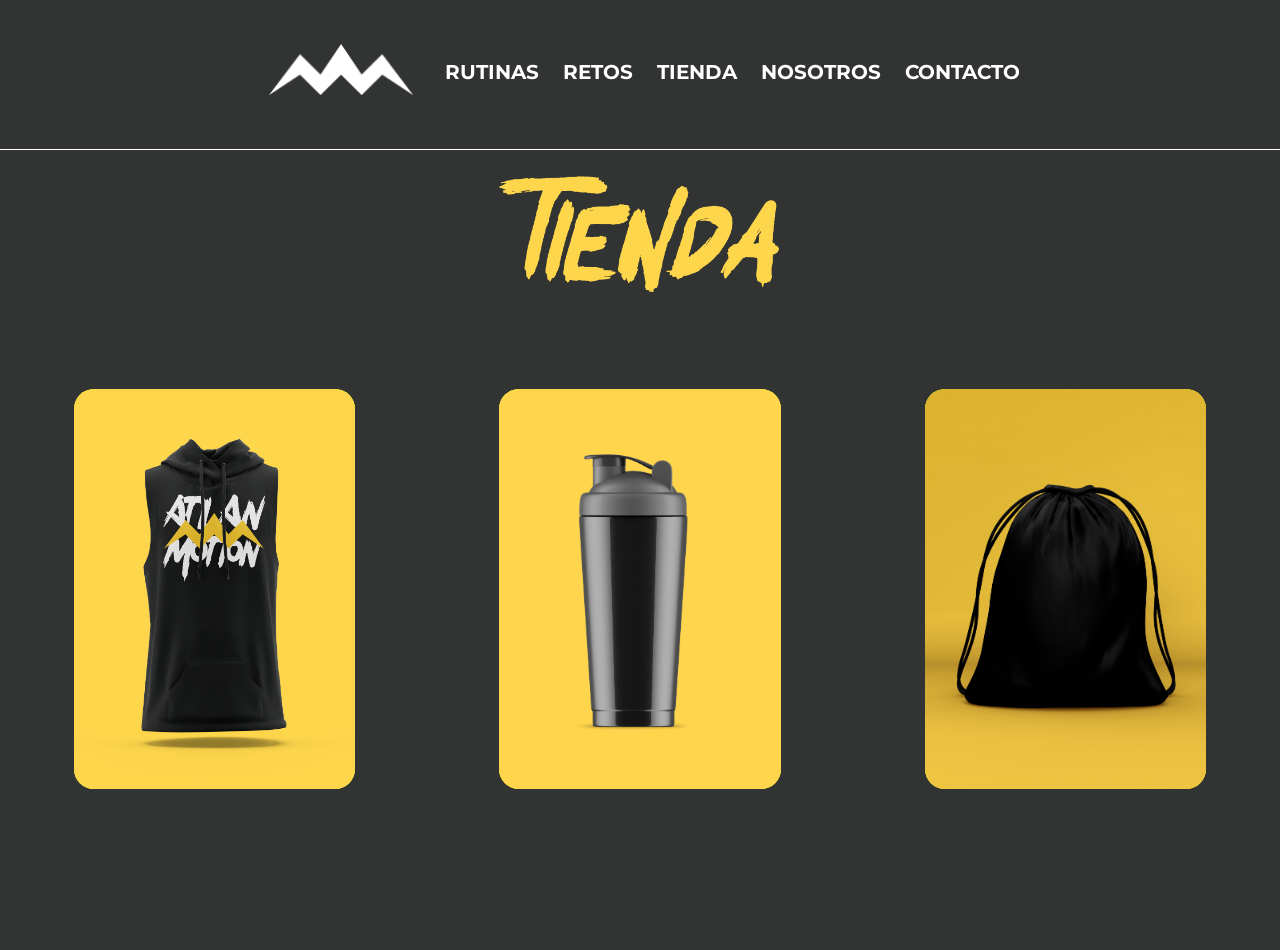
<file: tienda.html>
<!DOCTYPE html>
<html lang="en">
<head>
    <meta charset="UTF-8">
    <meta name="viewport" content="width=device-width, initial-scale=1.0">
    <title>ATLANMOTION</title>
    <link rel="stylesheet" href="estilo.css">
    <link rel="preconnect" href="https://fonts.googleapis.com">
    <link rel="preconnect" href="https://fonts.gstatic.com" crossorigin>
  <link href="https://fonts.googleapis.com/css2?family=Montserrat:ital,wght@0,100..900;1,100..900&display=swap" rel="stylesheet">


</head>
<body style="background-color: #323433;">
    <header class="header">
      <nav class="navbar2">
        <ul class="ul_links">
          <li class="pedim"><a class="aa" href="index.html"><img class="logo_b" src="imagenes/Logo AM Blanco.png" alt="logo"></a></li>
          <li class="ped"><a class="aa" href="rutinas.html">RUTINAS</a></li>
          <li class="ped"><a class="aa" href="retos.html">RETOS</a></li>
          <li class="ped"><a class="aa" href="tienda.html">TIENDA</a></li>
          <li class="ped"><a class="aa" href="nosotros.html">NOSOTROS</a></li>
          <li class="ped"><a class="aa" href="contacto.html">CONTACTO</a></li>
        </ul>
    </nav>
      </header>




      <div class="cont7">
        <div class=""><img class="im44" src="imagenes/tienda.png" alt="rutinas"></div>
        <div class="cont8">


                <div class="cont16">
                <div class="cont17" onclick="abrirModal()">
                  <img class="im6" src="imagenes/Hoodie AM.png" alt="hoddie">
                </div>
                <!-- El modal oculto -->
                <div id="miModal" class="modal">
                  <div class="modal-contenido">
                   <span class="cerrar" onclick="cerrarModal()">&times;</span>
                   <div class="cont18"><img class="im7" src="imagenes/Hoodie AM.png" alt="Imagen grande"></div>
                   <div class="cont19">
                    <div class="cont20"><h11>HODDIE SIN MANGAS LOGO $450</h11></div>
                    <div class="cont20">
                      <p class="h12">Entrena con libertar y estilo con 
                        nuestra hoddie sin mangas 
                        AtlanMotion. Diseñada para brindarte comodidad y movilidad, 
                        es perfecta para cualquier rutina, 
                        dentro y fuera del gimnasio. Su 
                        diseño ligero y transpirable te mantiene fresco mientras te 
                        esfuerzas por superar tus límites. 
                        ¡Lleva contigo la energía de 
                        AtlanMotion y haz que cada 
                        entrenamiento cuente!
                      </p>
                    </div>
                    <br><br>
                    <div class="cont20" style="padding-right: 35%; padding-left: 27%;">
                      <a href="https://www.instagram.com/atlanmotion?igsh=aHBzN3A4OHdwc3Zo" target="_blank">
                        <div class="btnLOQUIERO">
                        <h5>LO QUIERO</h5>
                      </div></a>
                    </div>
                  </div>
                  </div>
                </div>
              </div>
            
    




                <div class="cont16">
                <div class="cont17" onclick="abrirModal2()">
                  <img class="im6" src="imagenes/termo.png" alt="termo">
                </div>
                <!-- El modal oculto -->
                <div id="miModal2" class="modal2">
                  <div class="modal-contenido2">
                   <span class="cerrar" onclick="cerrarModal2()">&times;</span>
                   <div class="cont18"><img class="im7" src="imagenes/termo.png" alt="Imagen grande"></div>
                   <div class="cont19">
                    <div class="cont20">
                      <div class="cont2020"><h11>TERMO $450</h11></div>
                    </div>
                    <div class="cont20">
                      <p class="h12">Mantente hidratado en todo 
                        momento con el termo 
                        AtlanMotion. Diseñado para 
                        conservar la temperatura de tus 
                        bebidas por horas, es el 
                        compañero perfecto para tus 
                        entrenamientos y tu día a día.
                        Resistente, ligero y con un diseño 
                        moderno, te ayudará a rendir al 
                        máximo sin perder el estilo. ¡Lleva 
                        la energía de AtlanMotion 
                        contigo!
                      </p>
                    </div>
                    <br> <br>
                    <div class="cont20" style="padding-right: 35%; padding-left: 27%;">
                      <a href="https://www.instagram.com/atlanmotion?igsh=aHBzN3A4OHdwc3Zo" target="_blank">
                        <div class="btnLOQUIERO">
                        <h5>LO QUIERO</h5>
                      </div></a>
                    </div>
                  </div>
                  </div>
                </div>
              </div>
         
         


              
                <div class="cont16">
                <div class="cont17" onclick="abrirModal3()">
                  <img class="im6" src="imagenes/bolsa.png" alt="bolsa">
                </div>
                <!-- El modal oculto -->
                <div id="miModal3" class="modal3">
                  <div class="modal-contenido3">
                   <span class="cerrar" onclick="cerrarModal3()">&times;</span>
                   <div class="cont18"><img class="im7" src="imagenes/bolsa.png" alt="Imagen grande"></div>
                   <div class="cont19">
                    <div class="cont20">
                      <div class="cont2020"><h11>MOCHILA $450</h11></div>
                    </div>
                    <div class="cont20">
                      <p class="h12">Lleva todo lo que necesitas con la 
                        mochila AtlanMotion. Ligera, 
                        resistente y con un diseño 
                        práctico, es perfecta para el 
                        gimnasio, la escuela o cualquier 
                        aventura. Su capacidad y 
                        comodidad te permitirán moverte 
                        sin límites mientras llevas contigo 
                        la energía de AtlanMotion.
                        ¡Prepárate para cualquier desafío!
                      </p>
                    </div>
                    <div class="cont20" style="padding-right: 35%; padding-left: 27%;">
                      <a href="https://www.instagram.com/atlanmotion?igsh=aHBzN3A4OHdwc3Zo" target="_blank">
                        <div class="btnLOQUIERO">
                        <h5>LO QUIERO</h5>
                      </div></a>
                    </div>
                  </div>
                  </div>
                </div>
              </div>
       
            </div>
      </div>

      <script>
        function abrirModal() {
          document.getElementById("miModal").style.display = "block";
        }
        function cerrarModal() {
          document.getElementById("miModal").style.display = "none";
        }

        function abrirModal2() {
          document.getElementById("miModal2").style.display = "block";
        }
        function cerrarModal2() {
          document.getElementById("miModal2").style.display = "none";
        }

        function abrirModal3() {
          document.getElementById("miModal3").style.display = "block";
        }
        function cerrarModal3() {
          document.getElementById("miModal3").style.display = "none";
        }
        </script>
        
    </body>
    </html>
</file>
<file: estilo.css>
* {
  box-sizing: border-box;
  margin: 0;
  padding: 0;
}
body {
  margin: 0;
  padding: 0;
  position: relative;
}

/*
  body::before {
    content: '';
    position: absolute;
    top: 0;
    left: 0;
    right: 0;
    bottom: 0;
    background: linear-gradient(to right, 
    
      rgba(0, 0, 0, 0.1) 8.33%, 
      rgba(0, 0, 0, 0.1) 8.34%, 
      rgba(0, 0, 0, 0.1) 16.66%, 
      rgba(0, 0, 0, 0.1) 16.67%, 
      rgba(0, 0, 0, 0.1) 25%, 
      rgba(0, 0, 0, 0.1) 25.01%, 
      rgba(0, 0, 0, 0.1) 33.33%, 
      rgba(0, 0, 0, 0.1) 33.34%, 
      rgba(0, 0, 0, 0.1) 41.67%, 
      rgba(0, 0, 0, 0.1) 41.68%, 
      rgba(0, 0, 0, 0.1) 50%, 
      rgba(0, 0, 0, 0.1) 50.01%, 
      rgba(0, 0, 0, 0.1) 58.33%, 
      rgba(0, 0, 0, 0.1) 58.34%, 
      rgba(0, 0, 0, 0.1) 66.66%, 
      rgba(0, 0, 0, 0.1) 66.67%, 
      rgba(0, 0, 0, 0.1) 75%, 
      rgba(0, 0, 0, 0.1) 75.01%, 
      rgba(0, 0, 0, 0.1) 83.33%, 
      rgba(0, 0, 0, 0.1) 83.34%, 
      rgba(0, 0, 0, 0.1) 91.67%, 
      rgba(0, 0, 0, 0.5) 91.68%, 
      rgba(0, 0, 0, 0.5) 100%
    );
    background-size: 8.33% 100%;
    z-index: 1;
  }
*/

.inicio {
  background-color: #323433;
  background-image: url("imagenes/p3.png");
  background-size: 100% 100%;
  background-position: center;
  background-repeat: no-repeat;
  color: white;

  height: 100vh;
}
.header {
  width: 100%;
  height: 150px;
}

.navbar {
  height: 100%;
  display: flex;
  justify-content: center;
  align-items: center;
}
.navbar a:hover {
  color: #fed138;
}

.navbar2 {
  height: 100%;
  display: flex;
  justify-content: center;
  align-items: center;
  background-color: #323433;
  border-bottom: 1px white solid;
}
.navbar2 a:hover {
  color: #fed138;
}

.aa {
  text-decoration: none;
  color: white;
  font-weight: bold;
  font-family: "Montserrat", sans-serif;
}

.pedim {
  width: 160px;
  height: 30px;
  font-size: clamp(12px, 5vw, 20px);
  display: inline-block;
  padding: px;
  text-align: center;
  vertical-align: top;
  margin: 10px;
}

.ped {
  width: auto;
  height: 30px;
  font-size: clamp(12px, 5vw, 20px);
  display: inline-block;
  padding: px;
  text-align: center;
  vertical-align: top;
  margin: 10px;
}

.cont {
  width: 50%;
  height: 80%;
  display: flex;
  flex-direction: column;
  align-items: center;
  padding-top: 4%;
}

.cont1 {
  border: 10px orange solid;
  width: 500px;
  height: 200px;
}

.logo_b {
  width: 90%;
  height: auto;
  vertical-align: top;
  display: flex;
  justify-content: center;
  align-items: center;
  margin-left: 5%;
  margin-top: -10%;
}

.navbar .logo_b:hover {
  content: url("imagenes/Logo\ AM\ Amarillo.png");
}

.navbar2 .logo_b:hover {
  content: url("imagenes/Logo\ AM\ Amarillo.png");
}

.btnVAMOS {
  width: 200px;
  height: 50px;
  display: flex;
  justify-content: center;
  align-items: center;
  color: black;
  background-color: #b1b1b1;
}
.btnVAMOS:hover,
.btnVAMOS:active {
  background-color: #323433;
  color: #fed138;
}

h1 {
  font-size: 50px;
  font-family: "Montserrat", sans-serif;
  font-weight: 900;
  color: white;
}

h2 {
  font-size: 47px;
  font-family: "Montserrat", sans-serif;
  font-weight: 900;
  color: white;
}

h3 {
  font-size: clamp(5px, 4vw, 19px);
  font-family: "Montserrat", sans-serif;
  font-weight: 500;
  color: white;
}

.h412 {
  width: 35%;
  font-size: 30px;
  font-family: "Montserrat", sans-serif;
  font-weight: 500;
  color: white;
  position: absolute;
  z-index: 1;
}

h4 {
  width: 100%;
  font-size: 30px;
  font-family: "Montserrat", sans-serif;
  font-weight: 500;
  color: white;
}

.hh4 {
  width: 40%;
  font-size: 30px;
  font-family: "Montserrat", sans-serif;
  font-weight: 500;
  color: white;
  position: absolute;
  z-index: 1;
}

h5 {
  font-size: 30px;
  font-family: "Montserrat", sans-serif;
  font-weight: 800;
}
.cont1_1 {
  width: 70%;
  height: 240px;
  background-color: #323433;
  padding: 10px;
}
.aaaa {
  height: 85px;
}

a {
  text-decoration: none;
}

.im {
  width: 33%;
  object-fit: cover;
  position: absolute;
}

html {
  scroll-behavior: smooth;
}

/* INICIO */
.cont2 {
  width: 100%;
  height: 900px;
  background-image: url("imagenes/a1.png");
  background-size: cover;
  background-position: center;
  color: white;
  position: relative;
  display: flex;
  flex-direction: column;
  justify-content: center;
  align-items: center;
}

.cont3 {
  width: 60%;
  height: auto;
  display: block;
  text-align: center;
}

.h41 {
  width: 100%;
  font-size: 30px;
  font-family: "Montserrat", sans-serif;
  font-weight: 500;
  color: white;
  text-align: center;
}

.btnCirculo {
  width: 70px;
  height: 70px;
  border-radius: 35px;
  display: flex;
  justify-content: center;
  align-items: center;
  color: black;
  background-color: #d9d9d9;
}

h222 {
  font-size: clamp(12px, 5vw, 36px);

  font-family: "Montserrat", sans-serif;
  font-weight: 900;
  color: white;
}

.imm {
  width: 40%;
}

.flecha {
  height: 30px;
  width: auto;
}

.cont4 {
  background-color: #323433;
  width: 100%;
  height: auto;
  padding: 5% 8%;
}

.cont44 {
  background-color: #323433;
  width: 100%;
  height: auto;
  padding: 5% 8%;
}

.cont4_1 {
  display: inline-block;
  width: 49.8%;
  height: 500px;
  vertical-align: top;
  padding-right: 5%;
}

.cont4_1_1 {
  display: inline-block;
  width: 49.8%;
  height: 500px;
  vertical-align: top;
}

.cont4_2 {
  display: inline-block;
  width: 49.8%;
  height: 500px;
  vertical-align: top;
}

.contim {
  width: 100%;
  height: 100%;
  display: flex;
  justify-content: center;
  align-items: center;
}

.cont4_2_2 {
  display: inline-block;
  width: 49.8%;
  height: 500px;
  vertical-align: top;
  text-align: right;
  padding-left: 4%;
}

.mlml {
  width: 100%;
  height: auto;
  display: flex;
  justify-content: flex-end;
}

.im1 {
  width: 60%;
  height: auto;
}

.im2 {
  width: 40%;
  height: auto;
}

.im1_1 {
  width: auto;
  height: 100%;
  background-size: cover;
  background-position: center;
  background-repeat: no-repeat;
}

.imlog {
  width: 64%;
}

.imlog2 {
  width: 77%;
}

/*Rutina-Principiantes*/
hr {
  border: none;
  height: 20px;
  background-color: #fed138;
}

.cont55 {
  display: inline-block;
  width: 30%;
  height: 800px;
  vertical-align: top;
  padding: 0px 0px 0px 8%;
}

.cont5 {
  width: 70%;
  height: 800px;
  background-image: url("imagenes/fran2.png"); /* Cambia por la ruta de tu imagen */
  background-size: cover;
  background-position: center;
  color: white;
  display: inline-block;
  padding: 75px 150px;
  vertical-align: top;
}

/*superior*/
.fra2 {
  width: 100%;
  height: 100%;
  padding-left: 210px;
}

.cont5_1 {
  display: inline-block;
  width: 170%;
  height: 500px;
  vertical-align: top;
  color: black;
}
.cont5_2 {
  display: inline-block;
  width: 100%;
  height: 500px;
  vertical-align: top;
  text-align: center;
}
h6 {
  font-size: clamp(1.5rem, 4.3vw, 10rem);
  font-family: "Montserrat", sans-serif;
  font-weight: 800;
  color: white;
}

.im3 {
  width: 89%;
  height: auto;
  position: absolute;
  z-index: 2;
}

.cont5_1_1 {
  position: relative;
  display: inline-block;
  width: 100%;
  height: 18%;
  vertical-align: top;
  color: black;
}

.cont5_1_1_1 {
  display: inline-block;
  width: 100%;
  height: 20%;
  vertical-align: top;
  color: black;
}

h7 {
  font-size: 50px;
  font-family: "Montserrat", sans-serif;
  font-weight: 900;
  color: #fed138;
}

.cont6 {
  width: 100%;
  height: 40%;
  margin-left: 5%;
  flex-direction: column;
}

.Dia {
  display: inline-block;
  font-size: clamp(16px, 14vw, 23px);
  margin: 0% 1% 0% 1%;
  font-family: "Montserrat", sans-serif;
  font-weight: 900;
  color: #fed138;
}

.inline {
  width: 11%;
  height: 100%;
  display: inline-block;
  vertical-align: top;
}

.inline2 {
  width: 11%;
  height: 100%;
  display: inline-block;
  vertical-align: top;
}

.columna {
  width: 6vw;
  aspect-ratio: 1 / 1;
  display: flex;
  flex-direction: column;
  align-items: center;
  position: relative;
  z-index: 2;
}

.columna3 {
  width: 6vw;
  aspect-ratio: 1 / 1;
  display: flex;
  flex-direction: column;
  align-items: center;
  position: relative;
  z-index: 1;
}

.columna3::after {
  content: "";
  position: absolute;
  top: 50%;
  left: 0;
  width: 100%;
  height: 5px;
  background-color: black;
  transform: translateY(-50%);
  z-index: 1;
}

.columna2 {
  width: 6vw;
  aspect-ratio: 1 / 1;
  display: flex;
  flex-direction: column;
  align-items: center;
}

.circulo,
.circulo2,
.circulo3,
.circulo4 {
  width: 6vw;
  height: 6vw;
  border-radius: 50%;
  background-color: #d9d9d9;
  border: 4px solid black;
  cursor: pointer;
  transition: background-color 0.3s;
  display: inline-block;
  margin-right: 1%;
  margin-left: 1%;
  position: relative;
}

.medio {
  border: 2px chartreuse solid;
  position: absolute;
  width: 40%;
  height: 3%;
  flex-direction: column;
}

.circulo.activo,
.circulo2.activo,
.circulo3.activo,
.circulo4.activo {
  background-color: yellow;
  border: 2px solid black;
}

iframe {
  width: 560px;
  height: 315px;
  border: none;
}

.video-box {
  display: flex;
  justify-content: center;
}

.video {
  padding-left: 17%;
}

.circulo.activado,
.circulo2.activado,
.circulo3.activado,
.circulo4.activado {
  background-color: #fed138;
}

/*Rutina-Intermedios*/

.cont7 {
  width: 100%;
  height: 800px;
  background-color: #323433;
  display: block;
  text-align: center;
}

.im4 {
  margin-top: 2%;
  width: 20%;
  height: auto;
}

h8 {
  font-size: 40px;
  font-family: "Montserrat", sans-serif;
  font-weight: 400;
  color: white;
}

.cont8 {
  width: 100%;
  height: 500px;
  background-color: #323433;
  display: block;
}
.cont9 {
  width: 27%;
  height: 400px;
  background-color: #d9d9d9;
  display: inline-block;
  border-radius: 20px;
  margin: 50px 30px;
  vertical-align: top;
}

.cont9:hover {
  background-color: #323433;
}
.cont9:hover h9 {
  color: #fed138;
}
.cont9:hover h10 {
  color: white;
}

.cont99 {
  width: 100%;
  height: 100%;
  display: flex;
  flex-direction: column;
  justify-content: center;
  align-items: center;
}

h9 {
  width: 300px;
  font-size: clamp(1.5rem, 3vw, 10rem);
  font-family: "Montserrat", sans-serif;
  font-weight: 900;
  color: black;
  display: block;
}

h10 {
  width: 100%;
  font-size: clamp(1.5rem, 2vw, 2rem);
  font-family: "Montserrat", sans-serif;
  font-weight: 400;
  color: #323433;
}

.h0 {
  width: 100%;
  font-size: clamp(1.5rem, 2vw, 2rem);
  font-family: "Montserrat", sans-serif;
  font-weight: 400;
  color: #323433;
  position: absolute;
  z-index: 1;
}

.cont10 {
  width: 80%;
}

.ajust {
  padding-top: 100px;
}

/*retos*/

.cont11 {
  width: 100%;
  height: 900px;
  background-color: #323433;
  background-size: cover;
  background-position: center;
  color: white;
  position: relative;
  display: flex;
  flex-direction: column;
  justify-content: center;
  align-items: center;
}

.cont12 {
  text-align: center;
  width: 1300px;
  height: auto;
  display: block;
}
.im5 {
  width: 90%;
  height: auto;
}

.im55 {
  width: 100%;
  height: auto;
}

.fra {
  width: 960px;
  height: 540px;
}

.cont13 {
  position: relative;
  display: inline-block;
  width: 100%;
  height: 140px;
  vertical-align: top;
  color: black;
}

.cont14 {
  display: inline-block;
  width: 100%;
  height: 100px;
  vertical-align: top;
  color: black;
}

.cont15 {
  width: 100%;
  height: 900px;
  background-image: url("imagenes/a3.png"); /* Cambia por la ruta de tu imagen */
  background-size: cover;
  background-position: center;
  color: white;
  position: relative;
  display: flex;
  justify-content: center;
  align-items: center;
}

/*Tienda*/

.im44 {
  margin-top: 2%;
  width: 22%;
  height: auto;
}

.cont16 {
  width: 22%;
  height: 400px;
  background-color: yellow;
  display: inline-block;
  border-radius: 20px;
  margin: 70px;
  vertical-align: top;
}

.cont17 {
  cursor: pointer;
  width: 100%;
  height: 100%;
  display: flex;
  flex-direction: column;
  justify-content: center;
  align-items: center;
  overflow: hidden;
  border-radius: 20px;
}

.im6 {
  width: 100%;
  height: 100%;
  object-fit: cover;
}

/*2299 2999*/

.modal,
.modal2,
.modal3 {
  display: none; /* Oculto por defecto */
  position: fixed;
  z-index: 1000;
  left: 0;
  top: 0;
  width: 100%;
  height: 100%;
  overflow: auto;
  background-color: #323433;
}

.modal-contenido,
.modal-contenido2,
.modal-contenido3 {
  background-color: white;
  margin: 10% auto;
  border-radius: 20px;
  width: 80%;
  height: 70%;
  max-width: 2000px;
  text-align: center;
}

.cerrar {
  color: black;
  float: right;
  font-size: 30px;
  font-weight: bold;
  cursor: pointer;

  width: 3%;
  height: 9%;
}

.cont18 {
  width: 63.4%;
  height: 100%;
  display: inline-block;
  vertical-align: top;
}
.cont19 {
  width: 33%;
  height: 100%;
  display: inline-block;
  vertical-align: top;
  padding: 10px;
}

.im7 {
  width: 100%;
  height: 100%;
  object-fit: cover;
  border-radius: 20px 0px 0px 20px;
}

h11 {
  font-size: clamp(1rem, 1.7vw, 5rem);
  font-family: "Montserrat", sans-serif;
  font-weight: 700;
  color: #323433;
}

.h12 {
  font-size: clamp(1rem, 1.5vw, 5rem);
  font-family: "Montserrat", sans-serif;
  font-weight: 300;
  color: #323433;
}

.btnLOQUIERO {
  width: 200px;
  height: 50px;
  display: flex;
  justify-content: center;
  align-items: center;
  color: black;
  background-color: #b1b1b1b1;
}
.btnLOQUIERO:hover,
.btnLOQUIERO:active {
  background-color: #323433;
  color: yellow;
}

.cont20 {
  width: 104%;
  height: auto;
  display: inline-block;
  vertical-align: top;
  padding: 10px;
  text-align: left;
}
.cont2020 {
  width: 25%;
  height: auto;
  display: inline-block;
  vertical-align: top;
  padding: 10px;
  text-align: left;
}

/*contacto*/

.cont111 {
  width: 100%;
  height: 900px;
  background-color: #323433;
  background-size: cover;
  background-position: center;
  color: white;
  position: relative;
  display: flex;
  flex-direction: column;
  align-items: center;
  padding-top: 8%;
}

.cont122 {
  text-align: center;
  width: 1300px;
  height: auto;
  display: flex;
  flex-direction: column;
  justify-content: center;
  align-items: center;
}

.im8 {
  width: 37%;
}

.concon {
  width: 72%;
}

/*nosotros*/

.cont21 {
  width: 100%;
  height: 350px;
  background-color: #323433;
  background-size: cover;
  background-position: center;
  color: white;
  position: relative;
  display: flex;
  flex-direction: column;
  justify-content: center;
  align-items: center;
}

.cont22 {
  text-align: center;
  width: 95%;
  height: auto;
  display: flex;
  flex-direction: column;
  align-items: center;
}

.cont24 {
  width: 100%;
  height: auto;
  vertical-align: top;
  color: black;
}

.cont25 {
  width: 100%;
  height: 110%;
  background-color: #323433;
  background-size: cover;
  background-position: center;
  color: white;
  position: relative;
}

.cont26 {
  width: 41%;
  height: 100%;
  display: inline-block;
  vertical-align: top;
}

.im9 {
  width: 100%;
}

.im10 {
  margin-top: 2%;
  width: 75%;
  height: auto;
}

h66 {
  font-size: 73px;
  font-family: "Montserrat", sans-serif;
  font-weight: 800;
  color: white;
}

.ppp {
  width: 85%;
}

h44 {
  font-size: 20px;
  font-family: "Montserrat", sans-serif;
  font-weight: 300;
  color: white;
}

h444 {
  font-size: 24px;
  font-family: "Montserrat", sans-serif;
  font-weight: 500;
  color: white;
}

h1 {
  font-size: 24px;
  font-family: "Montserrat", sans-serif;
  font-weight: 500;
  color: white;
  text-align: right;
}
.r {
  text-align: right;
}
</file>
